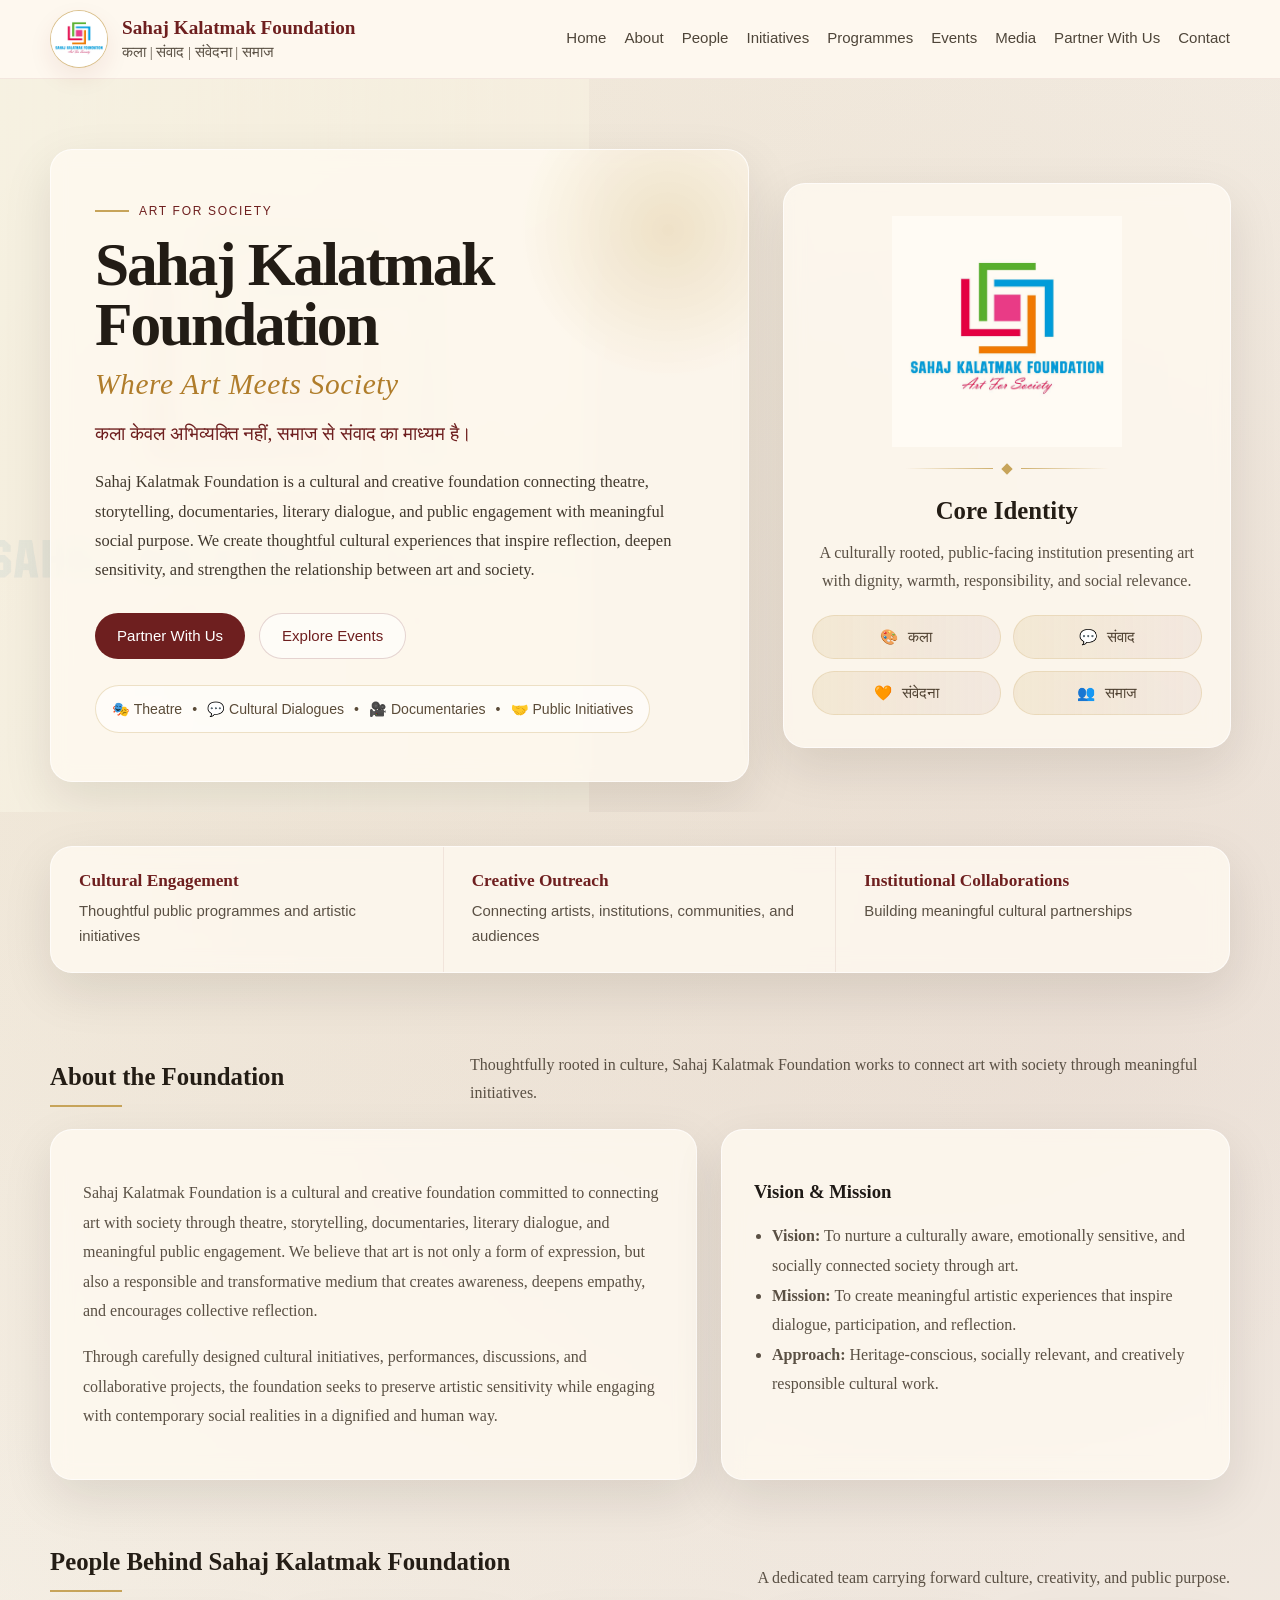
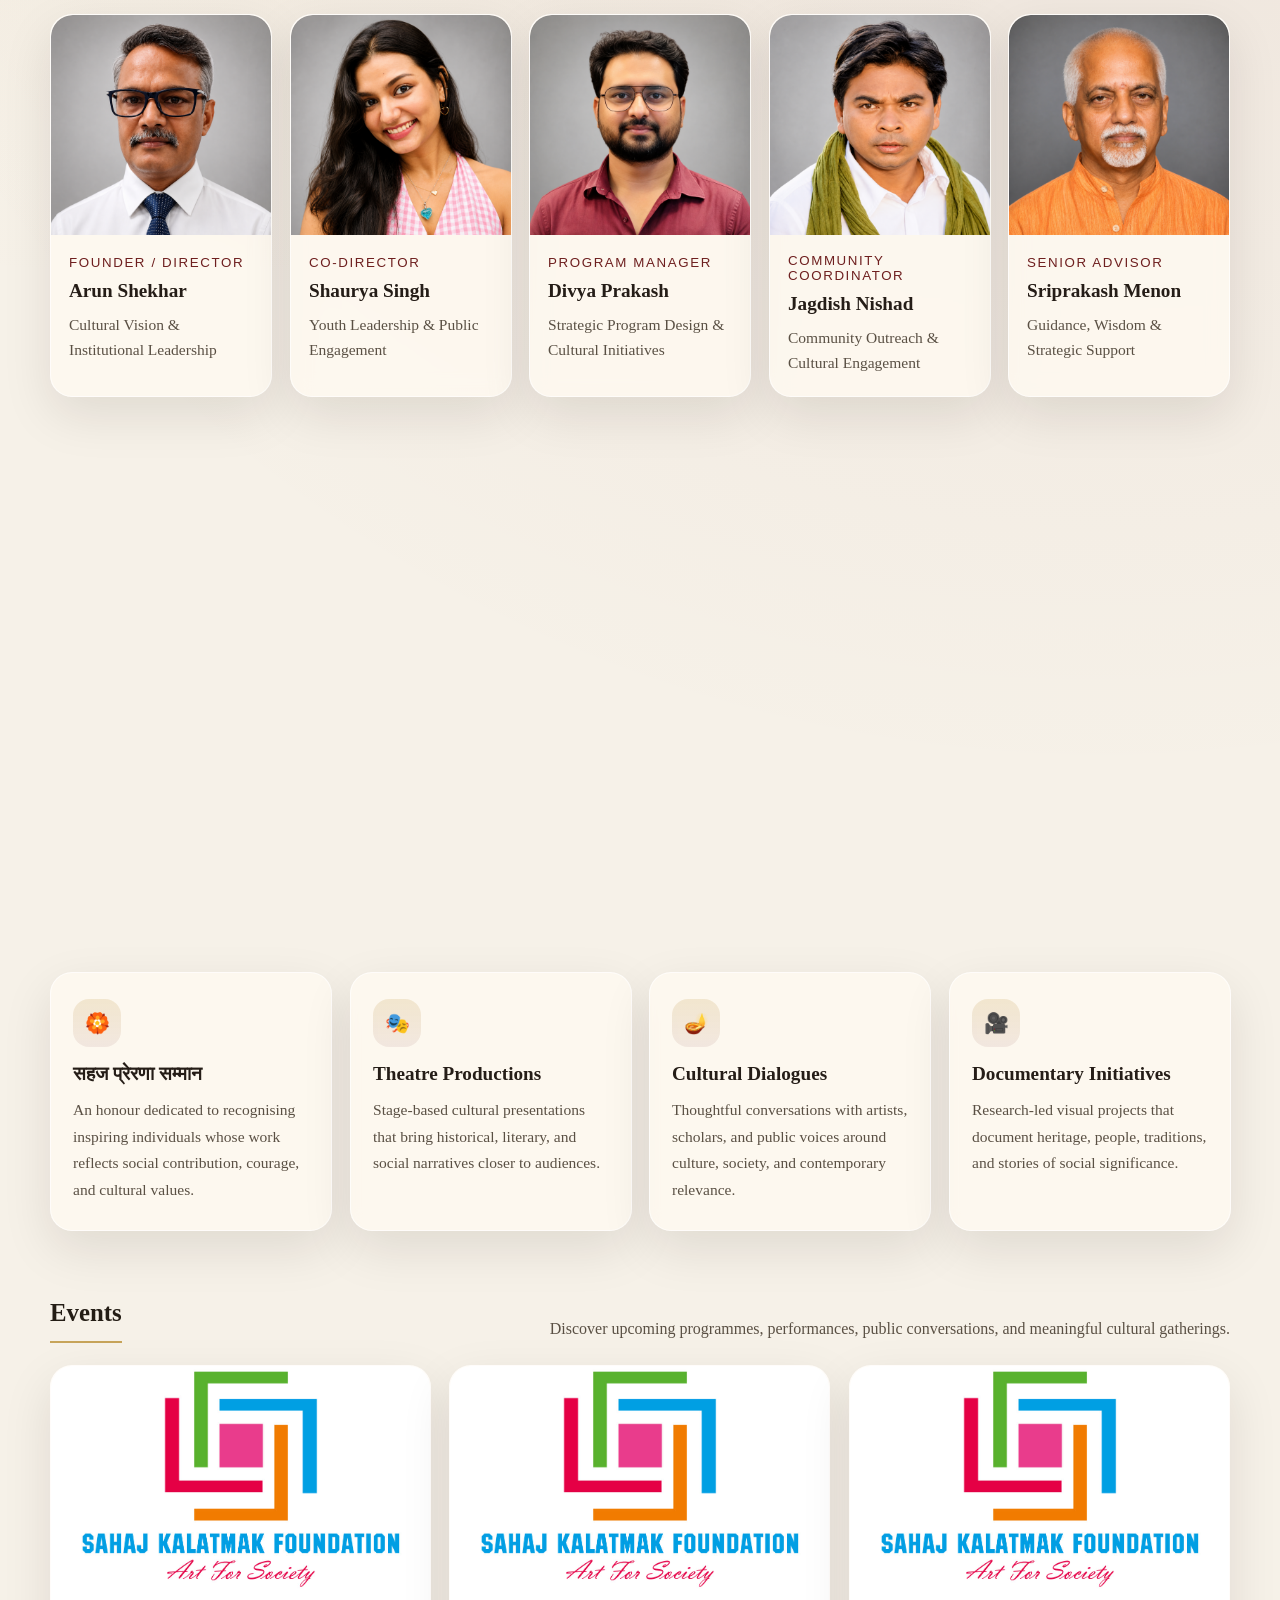
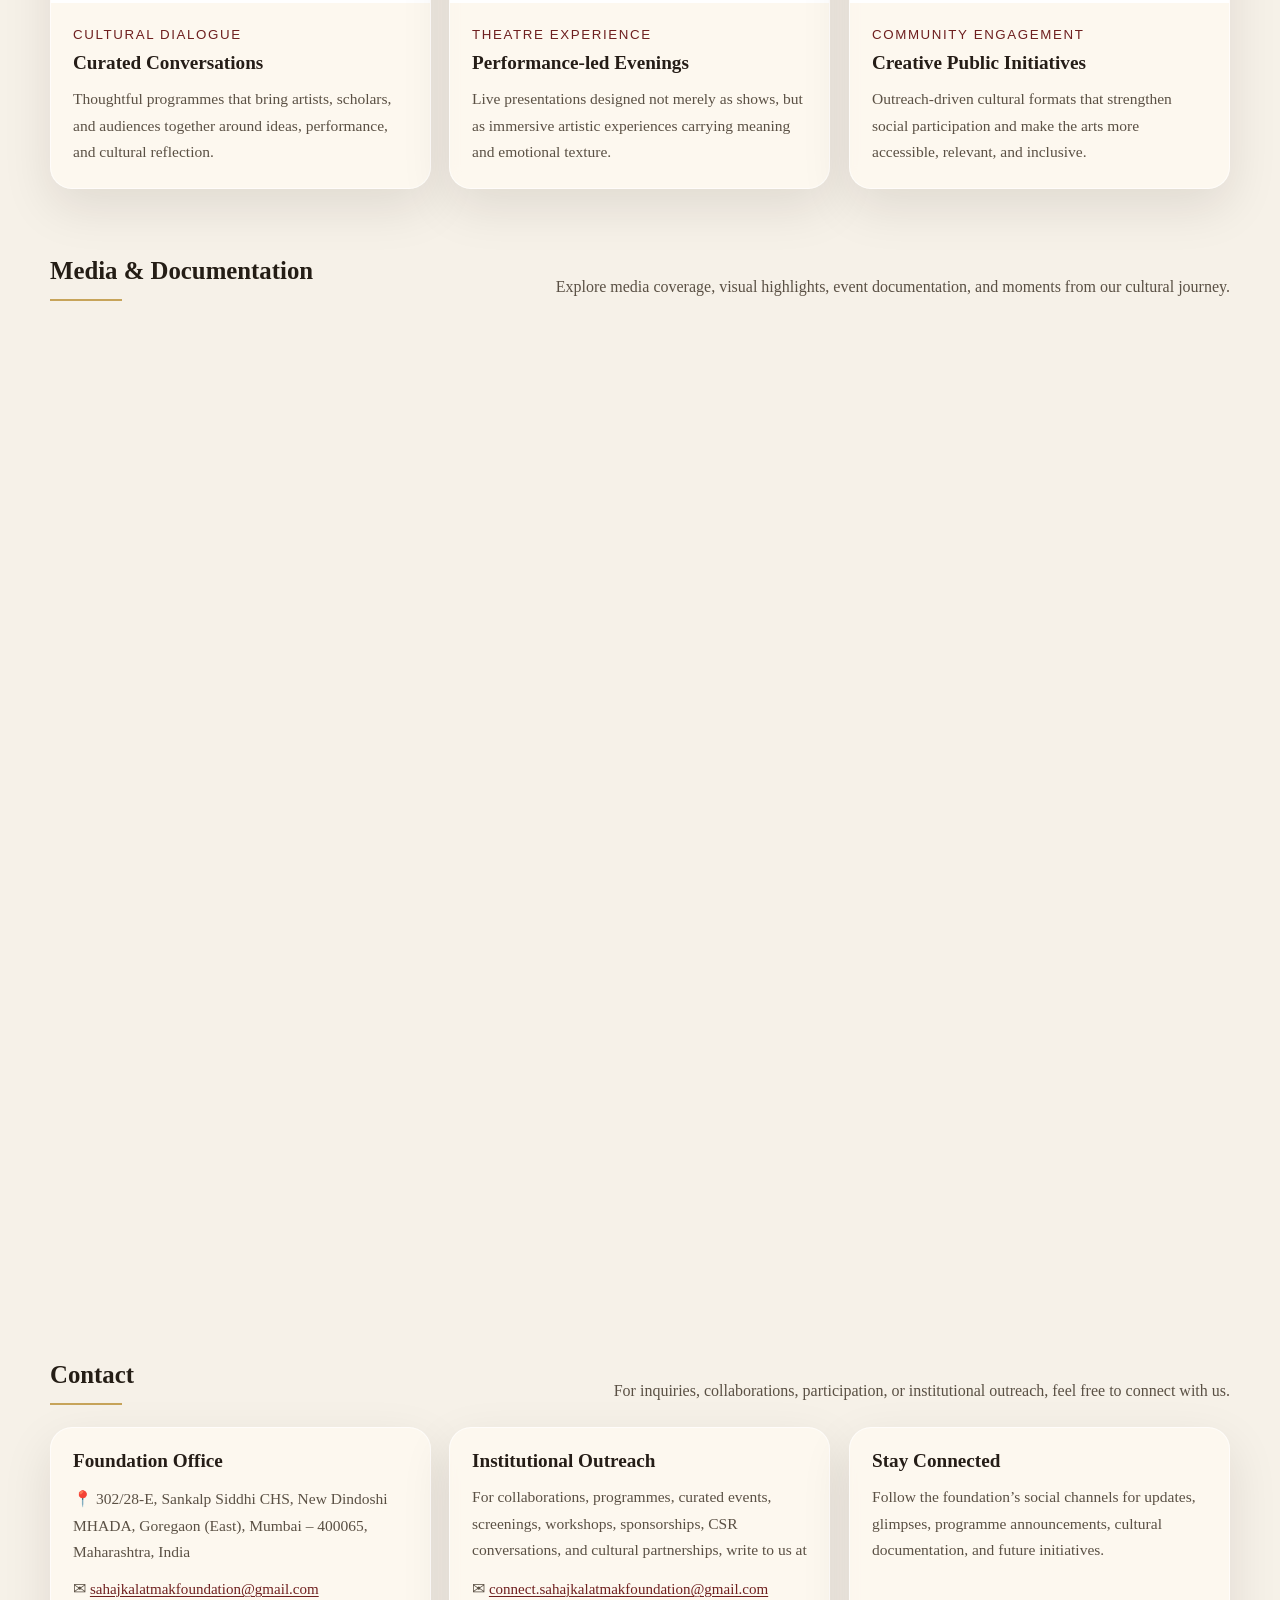
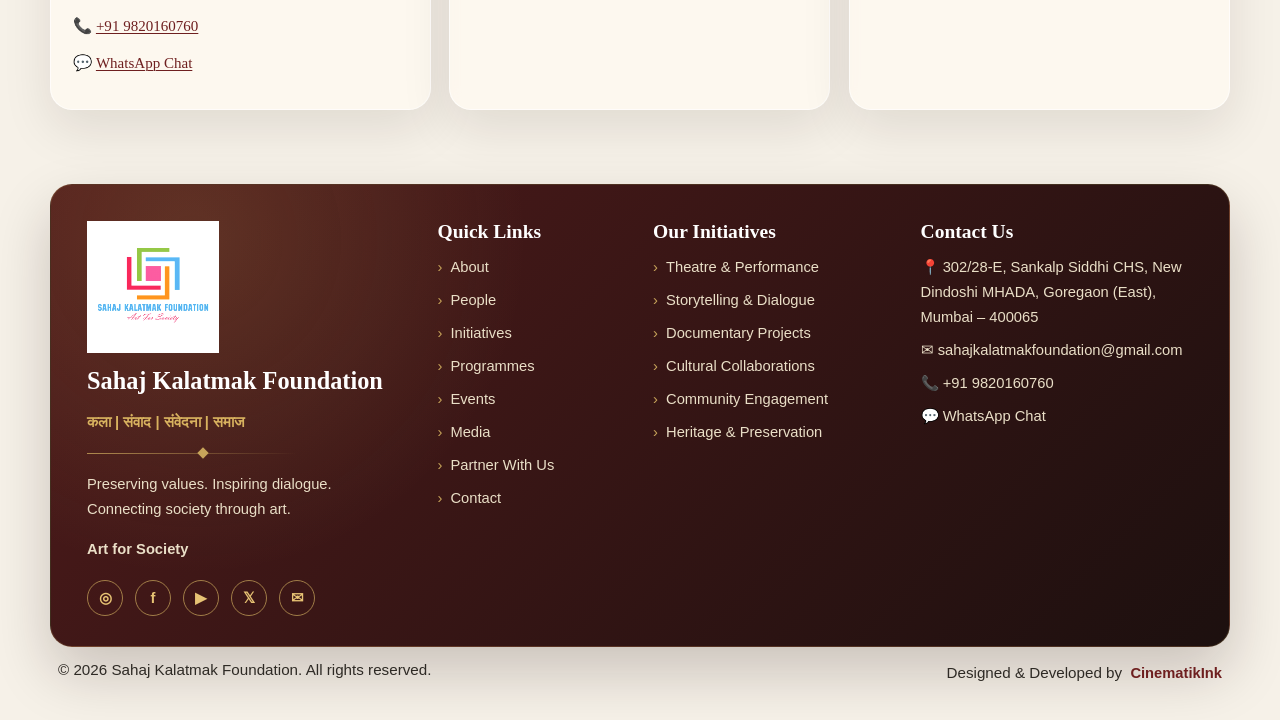
<file: index.html>
<!DOCTYPE html>
<html lang="en">
<head>
  <meta charset="UTF-8" />
  <meta name="viewport" content="width=device-width, initial-scale=1.0" />

  <title>Sahaj Kalatmak Foundation | Art for Society</title>
  <meta
    name="description"
    content="Sahaj Kalatmak Foundation is a cultural and creative foundation connecting art with society through theatre, storytelling, documentaries, dialogue, and meaningful public engagement."
  />

  <link rel="icon" type="image/png" href="assets/images/common/favicon.png" />
  <link rel="stylesheet" href="assets/css/variables.css" />
  <link rel="stylesheet" href="assets/css/style.css" />
  <link rel="stylesheet" href="assets/css/responsive.css" />
</head>

<body>
  <header class="site-header">
    <div class="wrap nav">
      <a href="index.html" class="brand" aria-label="Sahaj Kalatmak Foundation Home">
        <div class="brand__logo">
          <img src="assets/images/logo/sahaj-logo.jpg" alt="Sahaj Kalatmak Foundation logo" />
        </div>
        <div class="brand__text">
          <h1>Sahaj Kalatmak Foundation</h1>
          <p>कला | संवाद | संवेदना | समाज</p>
        </div>
      </a>

      <button class="nav-toggle" type="button" aria-label="Open navigation menu" aria-expanded="false">
        <span></span>
        <span></span>
        <span></span>
      </button>

      <nav class="nav__menu" aria-label="Primary navigation">
        <a href="#home">Home</a>
        <a href="#about">About</a>
        <a href="#people">People</a>
        <a href="#initiatives">Initiatives</a>
        <a href="#signature-programmes">Programmes</a>
        <a href="#events">Events</a>
        <a href="#media">Media</a>
        <a href="#collaborate">Partner With Us</a>
        <a href="#contact">Contact</a>
      </nav>
    </div>
  </header>

  <main>
    <section class="hero" id="home">
      <div class="wrap hero__grid">
        <div class="card hero__content">
          <div class="eyebrow">Art for Society</div>
          <h2>Sahaj Kalatmak Foundation</h2>
          <p class="hero-kicker">Where Art Meets Society</p>
          <p class="hero__subtitle">कला केवल अभिव्यक्ति नहीं, समाज से संवाद का माध्यम है।</p>

          <p class="hero__intro">
            Sahaj Kalatmak Foundation is a cultural and creative foundation connecting theatre,
            storytelling, documentaries, literary dialogue, and public engagement with meaningful
            social purpose. We create thoughtful cultural experiences that inspire reflection,
            deepen sensitivity, and strengthen the relationship between art and society.
          </p>

          <div class="button-row">
            <a class="btn btn--primary" href="#collaborate">Partner With Us</a>
            <a class="btn btn--secondary" href="#events">Explore Events</a>
          </div>

          <div class="trust-bar">
            <span>🎭 Theatre</span>
            <span>•</span>
            <span>💬 Cultural Dialogues</span>
            <span>•</span>
            <span>🎥 Documentaries</span>
            <span>•</span>
            <span>🤝 Public Initiatives</span>
          </div>
        </div>

        <aside class="card panel identity-panel">
          <div class="identity-logo">
            <img src="assets/images/logo/sahaj-logo.jpg" alt="Sahaj Kalatmak Foundation logo" />
          </div>

          <div class="ornament-line"><span></span></div>

          <h3>Core Identity</h3>
          <p>
            A culturally rooted, public-facing institution presenting art with dignity,
            warmth, responsibility, and social relevance.
          </p>

          <div class="value-list value-list--chips">
            <div class="value-pill"><span>🎨</span> कला</div>
            <div class="value-pill"><span>💬</span> संवाद</div>
            <div class="value-pill"><span>🧡</span> संवेदना</div>
            <div class="value-pill"><span>👥</span> समाज</div>
          </div>
        </aside>
      </div>
    </section>

    <section class="section impact-section">
      <div class="wrap">
        <div class="impact-strip card">
          <div>
            <strong>Cultural Engagement</strong>
            <span>Thoughtful public programmes and artistic initiatives</span>
          </div>
          <div>
            <strong>Creative Outreach</strong>
            <span>Connecting artists, institutions, communities, and audiences</span>
          </div>
          <div>
            <strong>Institutional Collaborations</strong>
            <span>Building meaningful cultural partnerships</span>
          </div>
        </div>
      </div>
    </section>

    <section class="section" id="about">
      <div class="wrap">
        <div class="section__head">
          <div>
            <h3>About the Foundation</h3>
            <div class="divider"></div>
          </div>
          <p>
            Thoughtfully rooted in culture, Sahaj Kalatmak Foundation works to connect art with society through meaningful initiatives.
          </p>
        </div>

        <div class="grid-2">
          <div class="card about-card">
            <p>
              Sahaj Kalatmak Foundation is a cultural and creative foundation committed to connecting art
              with society through theatre, storytelling, documentaries, literary dialogue, and meaningful public engagement.
              We believe that art is not only a form of expression, but also a responsible and transformative medium
              that creates awareness, deepens empathy, and encourages collective reflection.
            </p>

            <p>
              Through carefully designed cultural initiatives, performances, discussions, and collaborative projects,
              the foundation seeks to preserve artistic sensitivity while engaging with contemporary social realities
              in a dignified and human way.
            </p>
          </div>

          <div class="card side-card">
            <h3>Vision &amp; Mission</h3>
            <ul>
              <li><strong>Vision:</strong> To nurture a culturally aware, emotionally sensitive, and socially connected society through art.</li>
              <li><strong>Mission:</strong> To create meaningful artistic experiences that inspire dialogue, participation, and reflection.</li>
              <li><strong>Approach:</strong> Heritage-conscious, socially relevant, and creatively responsible cultural work.</li>
            </ul>
          </div>
        </div>
      </div>
    </section>

    <section class="section" id="people">
      <div class="wrap">
        <div class="section__head">
          <div>
            <h3>People Behind Sahaj Kalatmak Foundation</h3>
            <div class="divider"></div>
          </div>
          <p>A dedicated team carrying forward culture, creativity, and public purpose.</p>
        </div>

        <div class="people-row">
          <a href="people.html#arun-shekhar" class="card content-card" aria-label="Read about Arun Shekhar">
            <div class="content-card__thumb" style="background-image:url('assets/images/people/peopleImage1.png');"></div>
            <div class="content-card__body">
              <small>Founder / Director</small>
              <h4>Arun Shekhar</h4>
              <p>Cultural Vision &amp; Institutional Leadership</p>
            </div>
          </a>

          <a href="people.html#shaurya-singh" class="card content-card" aria-label="Read about Shaurya Singh">
            <div class="content-card__thumb" style="background-image:url('assets/images/people/peopleImage2.png');"></div>
            <div class="content-card__body">
              <small>Co-Director</small>
              <h4>Shaurya Singh</h4>
              <p>Youth Leadership &amp; Public Engagement</p>
            </div>
          </a>

          <a href="people.html#divya-prakash" class="card content-card" aria-label="Read about Divya Prakash">
            <div class="content-card__thumb" style="background-image:url('assets/images/people/peopleImage3.png');"></div>
            <div class="content-card__body">
              <small>Program Manager</small>
              <h4>Divya Prakash</h4>
              <p>Strategic Program Design &amp; Cultural Initiatives</p>
            </div>
          </a>

          <a href="people.html#jagdish-nishad" class="card content-card" aria-label="Read about Jagdish Nishad">
            <div class="content-card__thumb" style="background-image:url('assets/images/people/peopleImage4.png');"></div>
            <div class="content-card__body">
              <small>Community Coordinator</small>
              <h4>Jagdish Nishad</h4>
              <p>Community Outreach &amp; Cultural Engagement</p>
            </div>
          </a>

          <a href="people.html#sriprakash-menon" class="card content-card" aria-label="Read about Sriprakash Menon">
            <div class="content-card__thumb" style="background-image:url('assets/images/people/peopleImage5.png');"></div>
            <div class="content-card__body">
              <small>Senior Advisor</small>
              <h4>Sriprakash Menon</h4>
              <p>Guidance, Wisdom &amp; Strategic Support</p>
            </div>
          </a>
        </div>
      </div>
    </section>

    <section class="section" id="initiatives">
      <div class="wrap">
        <div class="section__head">
          <div>
            <h3>Initiatives</h3>
            <div class="divider"></div>
          </div>
          <p>
            Our initiatives bring together art, dialogue, performance, and cultural engagement through thoughtfully designed programmes.
          </p>
        </div>

        <div class="grid-4">
          <article class="card feature-card">
            <div class="feature-card__icon">🎭</div>
            <h4>Theatre &amp; Performance</h4>
            <p>Stage presentations, dramatic interpretations, and performance-led cultural experiences rooted in artistic depth and public engagement.</p>
          </article>

          <article class="card feature-card">
            <div class="feature-card__icon">📚</div>
            <h4>Storytelling &amp; Literary Dialogue</h4>
            <p>Dialogues, readings, conversations, and literary gatherings that connect audiences with thought, language, and emotional resonance.</p>
          </article>

          <article class="card feature-card">
            <div class="feature-card__icon">🎬</div>
            <h4>Documentary Projects</h4>
            <p>Research-based visual storytelling that preserves heritage, documents voices, and brings socially meaningful narratives into public view.</p>
          </article>

          <article class="card feature-card">
            <div class="feature-card__icon">🤝</div>
            <h4>Cultural Collaborations</h4>
            <p>Partnerships with artists, institutions, communities, and educational bodies to build shared creative platforms and socially relevant programming.</p>
          </article>
        </div>
      </div>
    </section>

    <section class="section" id="signature-programmes">
      <div class="wrap">
        <div class="section__head">
          <div>
            <h3>Signature Programmes</h3>
            <div class="divider"></div>
          </div>
          <p>
            Programmes that reflect our commitment to culture, heritage, public dialogue, and meaningful artistic expression.
          </p>
        </div>

        <div class="grid-4">
          <article class="card feature-card">
            <div class="feature-card__icon">🏵️</div>
            <h4>सहज प्रेरणा सम्मान</h4>
            <p>An honour dedicated to recognising inspiring individuals whose work reflects social contribution, courage, and cultural values.</p>
          </article>

          <article class="card feature-card">
            <div class="feature-card__icon">🎭</div>
            <h4>Theatre Productions</h4>
            <p>Stage-based cultural presentations that bring historical, literary, and social narratives closer to audiences.</p>
          </article>

          <article class="card feature-card">
            <div class="feature-card__icon">🪔</div>
            <h4>Cultural Dialogues</h4>
            <p>Thoughtful conversations with artists, scholars, and public voices around culture, society, and contemporary relevance.</p>
          </article>

          <article class="card feature-card">
            <div class="feature-card__icon">🎥</div>
            <h4>Documentary Initiatives</h4>
            <p>Research-led visual projects that document heritage, people, traditions, and stories of social significance.</p>
          </article>
        </div>
      </div>
    </section>

    <section class="section" id="events">
      <div class="wrap">
        <div class="section__head">
          <div>
            <h3>Events</h3>
            <div class="divider"></div>
          </div>
          <p>
            Discover upcoming programmes, performances, public conversations, and meaningful cultural gatherings.
          </p>
        </div>

        <div class="grid-3">
          <article class="card content-card">
            <div class="content-card__thumb" style="background-image:url('assets/images/events/event-01.jpg');"></div>
            <div class="content-card__body">
              <small>Cultural Dialogue</small>
              <h4>Curated Conversations</h4>
              <p>Thoughtful programmes that bring artists, scholars, and audiences together around ideas, performance, and cultural reflection.</p>
            </div>
          </article>

          <article class="card content-card">
            <div class="content-card__thumb" style="background-image:url('assets/images/events/event-02.jpg');"></div>
            <div class="content-card__body">
              <small>Theatre Experience</small>
              <h4>Performance-led Evenings</h4>
              <p>Live presentations designed not merely as shows, but as immersive artistic experiences carrying meaning and emotional texture.</p>
            </div>
          </article>

          <article class="card content-card">
            <div class="content-card__thumb" style="background-image:url('assets/images/events/event-03.jpg');"></div>
            <div class="content-card__body">
              <small>Community Engagement</small>
              <h4>Creative Public Initiatives</h4>
              <p>Outreach-driven cultural formats that strengthen social participation and make the arts more accessible, relevant, and inclusive.</p>
            </div>
          </article>
        </div>
      </div>
    </section>

    <section class="section" id="media">
      <div class="wrap">
        <div class="section__head">
          <div>
            <h3>Media &amp; Documentation</h3>
            <div class="divider"></div>
          </div>
          <p>
            Explore media coverage, visual highlights, event documentation, and moments from our cultural journey.
          </p>
        </div>

        <div class="grid-3">
          <article class="card content-card">
            <div class="content-card__thumb" style="background-image:url('assets/images/media/media-01.jpg');"></div>
            <div class="content-card__body">
              <small>Photo Archive</small>
              <h4>Visual Glimpses</h4>
              <p>Selected photographs that document the atmosphere, seriousness, and aesthetic identity of the foundation’s work.</p>
            </div>
          </article>

          <article class="card content-card">
            <div class="content-card__thumb" style="background-image:url('assets/images/media/media-02.jpg');"></div>
            <div class="content-card__body">
              <small>Coverage</small>
              <h4>Press &amp; Mentions</h4>
              <p>Media references, announcements, cultural notes, and published documentation that strengthen public trust.</p>
            </div>
          </article>

          <article class="card content-card">
            <div class="content-card__thumb" style="background-image:url('assets/images/media/media-03.jpg');"></div>
            <div class="content-card__body">
              <small>Screen Work</small>
              <h4>Documentary Presence</h4>
              <p>Shorts, documentary material, and visual narratives that reflect the foundation’s research-based and culturally thoughtful work.</p>
            </div>
          </article>
        </div>

        <div class="quote-band">
          <p>“Where art is treated with dignity, society receives not just performance, but reflection.”</p>
        </div>
      </div>
    </section>

    <section class="section" id="collaborate">
      <div class="wrap">
        <div class="section__head">
          <div>
            <h3>Partner With Us</h3>
            <div class="divider"></div>
          </div>
          <p>
            Meaningful cultural work grows through collaboration with institutions, artists, educators, communities, sponsors, and thoughtful partners.
          </p>
        </div>

        <article class="card content-card">
          <div class="content-card__body">
            <h4>Let us build meaningful cultural work together</h4>

            <p>
              Sahaj Kalatmak Foundation collaborates with schools, colleges, artists, researchers,
              cultural institutions, social organisations, public bodies, and CSR partners interested in using art
              as a medium of dialogue, heritage preservation, and community connection.
            </p>

            <p>
              Partnerships may include curated events, theatrical initiatives, documentary projects, literary programmes,
              workshops, heritage-based projects, public conversations, cultural outreach, and socially engaged creative formats.
            </p>

            <div class="button-row">
              <a class="btn btn--primary" href="#contact">Start a Conversation</a>
              <a class="btn btn--secondary" href="#media">View Institutional Presence</a>
            </div>
          </div>
        </article>
      </div>
    </section>

    <section class="section" id="contact">
      <div class="wrap">
        <div class="section__head">
          <div>
            <h3>Contact</h3>
            <div class="divider"></div>
          </div>

          <p>
            For inquiries, collaborations, participation, or institutional outreach, feel free to connect with us.
          </p>
        </div>

        <div class="grid-3">
          <article class="card content-card">
            <div class="content-card__body">
              <h4>Foundation Office</h4>

              <ul class="contact-list">
                <li>📍 302/28-E, Sankalp Siddhi CHS, New Dindoshi MHADA, Goregaon (East), Mumbai – 400065, Maharashtra, India</li>
                <li>
                  ✉
                  <a href="mailto:sahajkalatmakfoundation@gmail.com" class="email-link">
                    sahajkalatmakfoundation@gmail.com
                  </a>
                </li>
                <li>
                  📞
                  <a href="tel:+919820160760" class="contact-link">
                    +91 9820160760
                  </a>
                </li>
                <li>
                  💬
                  <a href="https://wa.me/919820160760" target="_blank" rel="noopener noreferrer" class="contact-link">
                    WhatsApp Chat
                  </a>
                </li>
              </ul>
            </div>
          </article>

          <article class="card content-card">
            <div class="content-card__body">
              <h4>Institutional Outreach</h4>

              <p>
                For collaborations, programmes, curated events, screenings, workshops,
                sponsorships, CSR conversations, and cultural partnerships, write to us at
              </p>

              <p>
                ✉
                <a href="mailto:connect.sahajkalatmakfoundation@gmail.com" class="email-link">
                  connect.sahajkalatmakfoundation@gmail.com
                </a>
              </p>
            </div>
          </article>

          <article class="card content-card">
            <div class="content-card__body">
              <h4>Stay Connected</h4>

              <p>
                Follow the foundation’s social channels for updates, glimpses,
                programme announcements, cultural documentation, and future initiatives.
              </p>
            </div>
          </article>
        </div>
      </div>
    </section>
  </main>

  <footer class="footer">
    <div class="wrap">
      <div class="footer__grid card">
        <div class="footer-brand-block">
          <div class="footer-logo-row">
            <img src="assets/images/logo/sahaj-logo.jpg" alt="Sahaj Kalatmak Foundation logo" />
          </div>
          <h4>Sahaj Kalatmak Foundation</h4>
          <p class="footer-tagline">कला | संवाद | संवेदना | समाज</p>
          <div class="footer-ornament"></div>
          <p>Preserving values. Inspiring dialogue. Connecting society through art.</p>
          <p><strong>Art for Society</strong></p>

          <div class="footer-social-icons" aria-label="Social links">
            <a href="https://www.instagram.com/sahajkalatmakfoundation" target="_blank" rel="noopener noreferrer" aria-label="Instagram">◎</a>
            <a href="https://www.facebook.com/sahajkalatmakfoundation" target="_blank" rel="noopener noreferrer" aria-label="Facebook">f</a>
            <a href="https://youtube.com/@sahajkalatmakfoundation" target="_blank" rel="noopener noreferrer" aria-label="YouTube">▶</a>
            <a href="https://x.com/SahajKalatmak" target="_blank" rel="noopener noreferrer" aria-label="Twitter X">𝕏</a>
            <a href="mailto:connect.sahajkalatmakfoundation@gmail.com" aria-label="Email">✉</a>
          </div>
        </div>

        <div>
          <h4>Quick Links</h4>
          <ul class="footer__list">
            <li><a href="#about">About</a></li>
            <li><a href="#people">People</a></li>
            <li><a href="#initiatives">Initiatives</a></li>
            <li><a href="#signature-programmes">Programmes</a></li>
            <li><a href="#events">Events</a></li>
            <li><a href="#media">Media</a></li>
            <li><a href="#collaborate">Partner With Us</a></li>
            <li><a href="#contact">Contact</a></li>
          </ul>
        </div>

        <div>
          <h4>Our Initiatives</h4>
          <ul class="footer__list">
            <li>Theatre &amp; Performance</li>
            <li>Storytelling &amp; Dialogue</li>
            <li>Documentary Projects</li>
            <li>Cultural Collaborations</li>
            <li>Community Engagement</li>
            <li>Heritage &amp; Preservation</li>
          </ul>
        </div>

        <div>
          <h4>Contact Us</h4>
          <ul class="footer__list footer-contact-list">
            <li>📍 302/28-E, Sankalp Siddhi CHS, New Dindoshi MHADA, Goregaon (East), Mumbai – 400065</li>
            <li><a href="mailto:sahajkalatmakfoundation@gmail.com">✉ sahajkalatmakfoundation@gmail.com</a></li>
            <li><a href="tel:+919820160760">📞 +91 9820160760</a></li>
            <li><a href="https://wa.me/919820160760" target="_blank" rel="noopener noreferrer">💬 WhatsApp Chat</a></li>
          </ul>
        </div>
      </div>

      <div class="footer-bottom">
        <div class="copyright">
          © <span data-year></span> Sahaj Kalatmak Foundation. All rights reserved.
        </div>
        <div class="developer-credit">
          Designed &amp; Developed by
          <a href="https://instagram.com/cinematikink" target="_blank" class="dev-name" rel="noopener noreferrer">CinematikInk</a>
        </div>
      </div>
    </div>
  </footer>

  <script src="assets/js/main.js"></script>
</body>
</html>
</file>
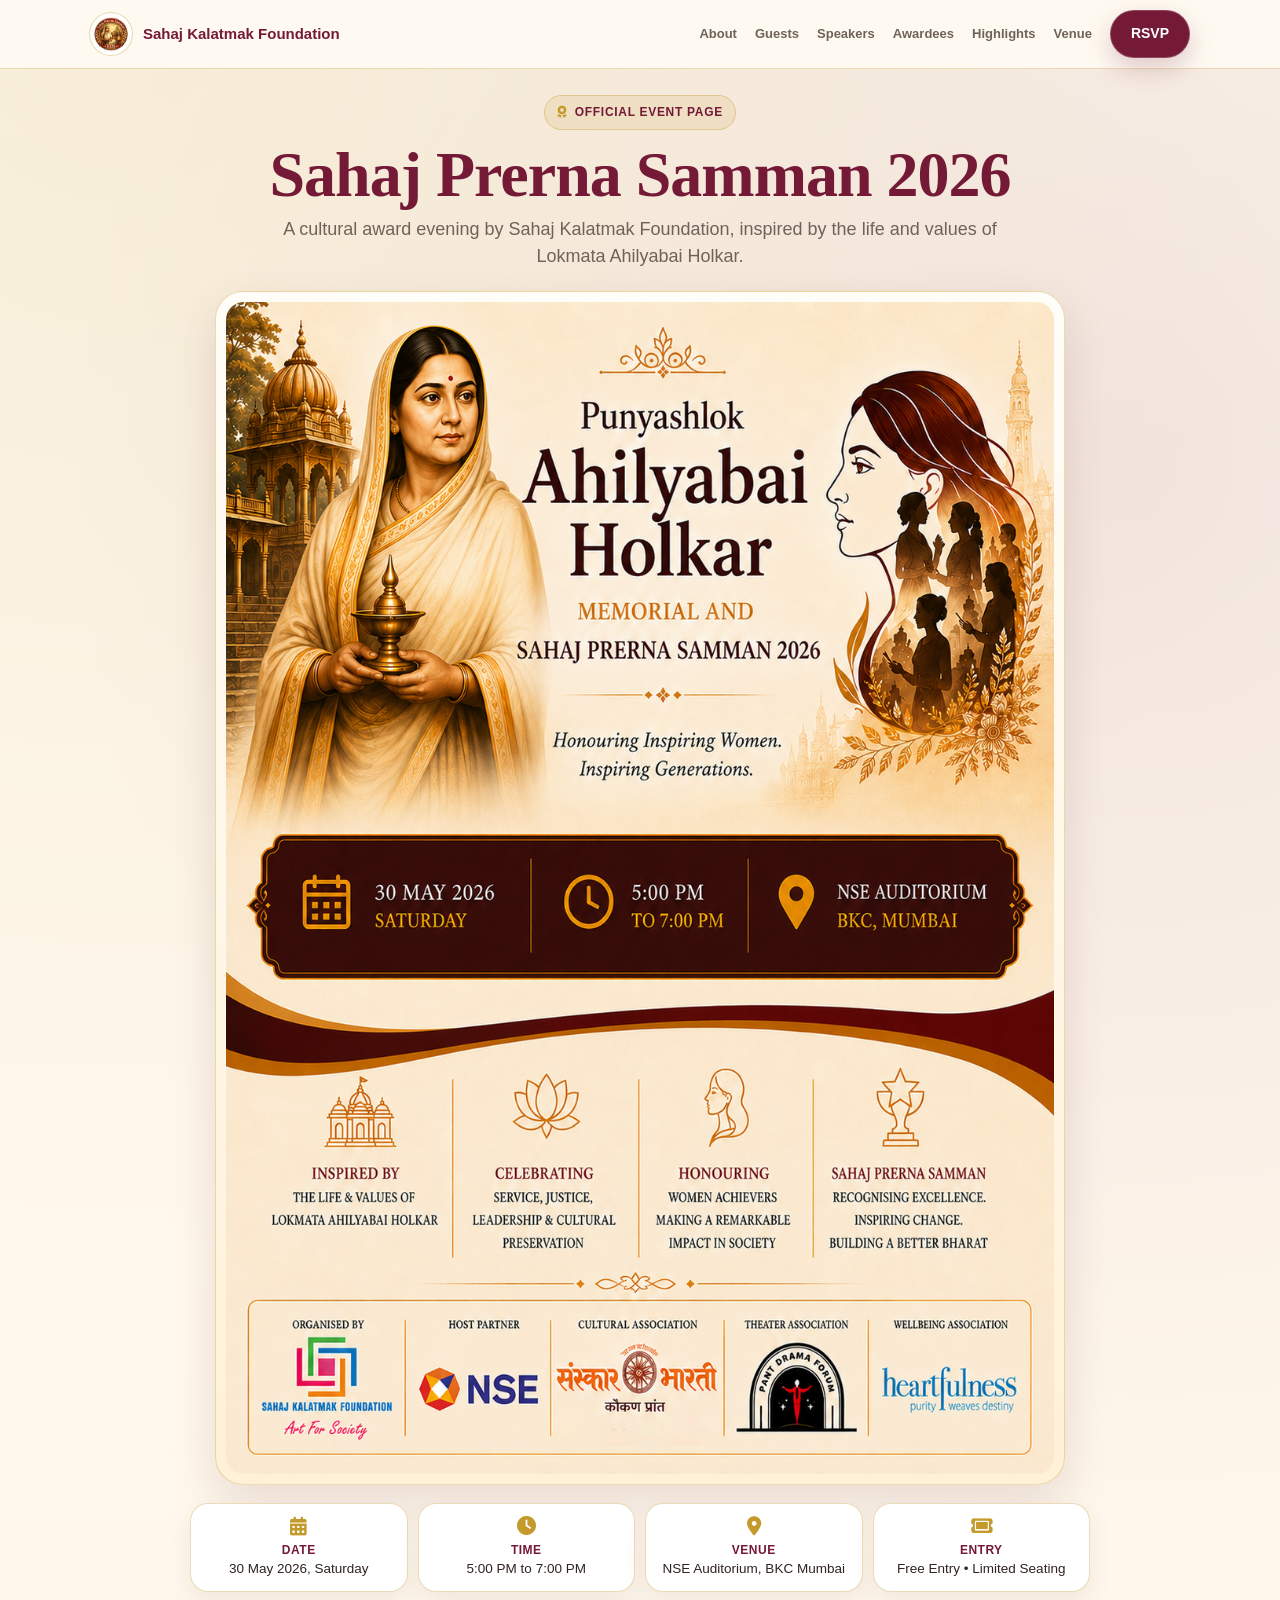
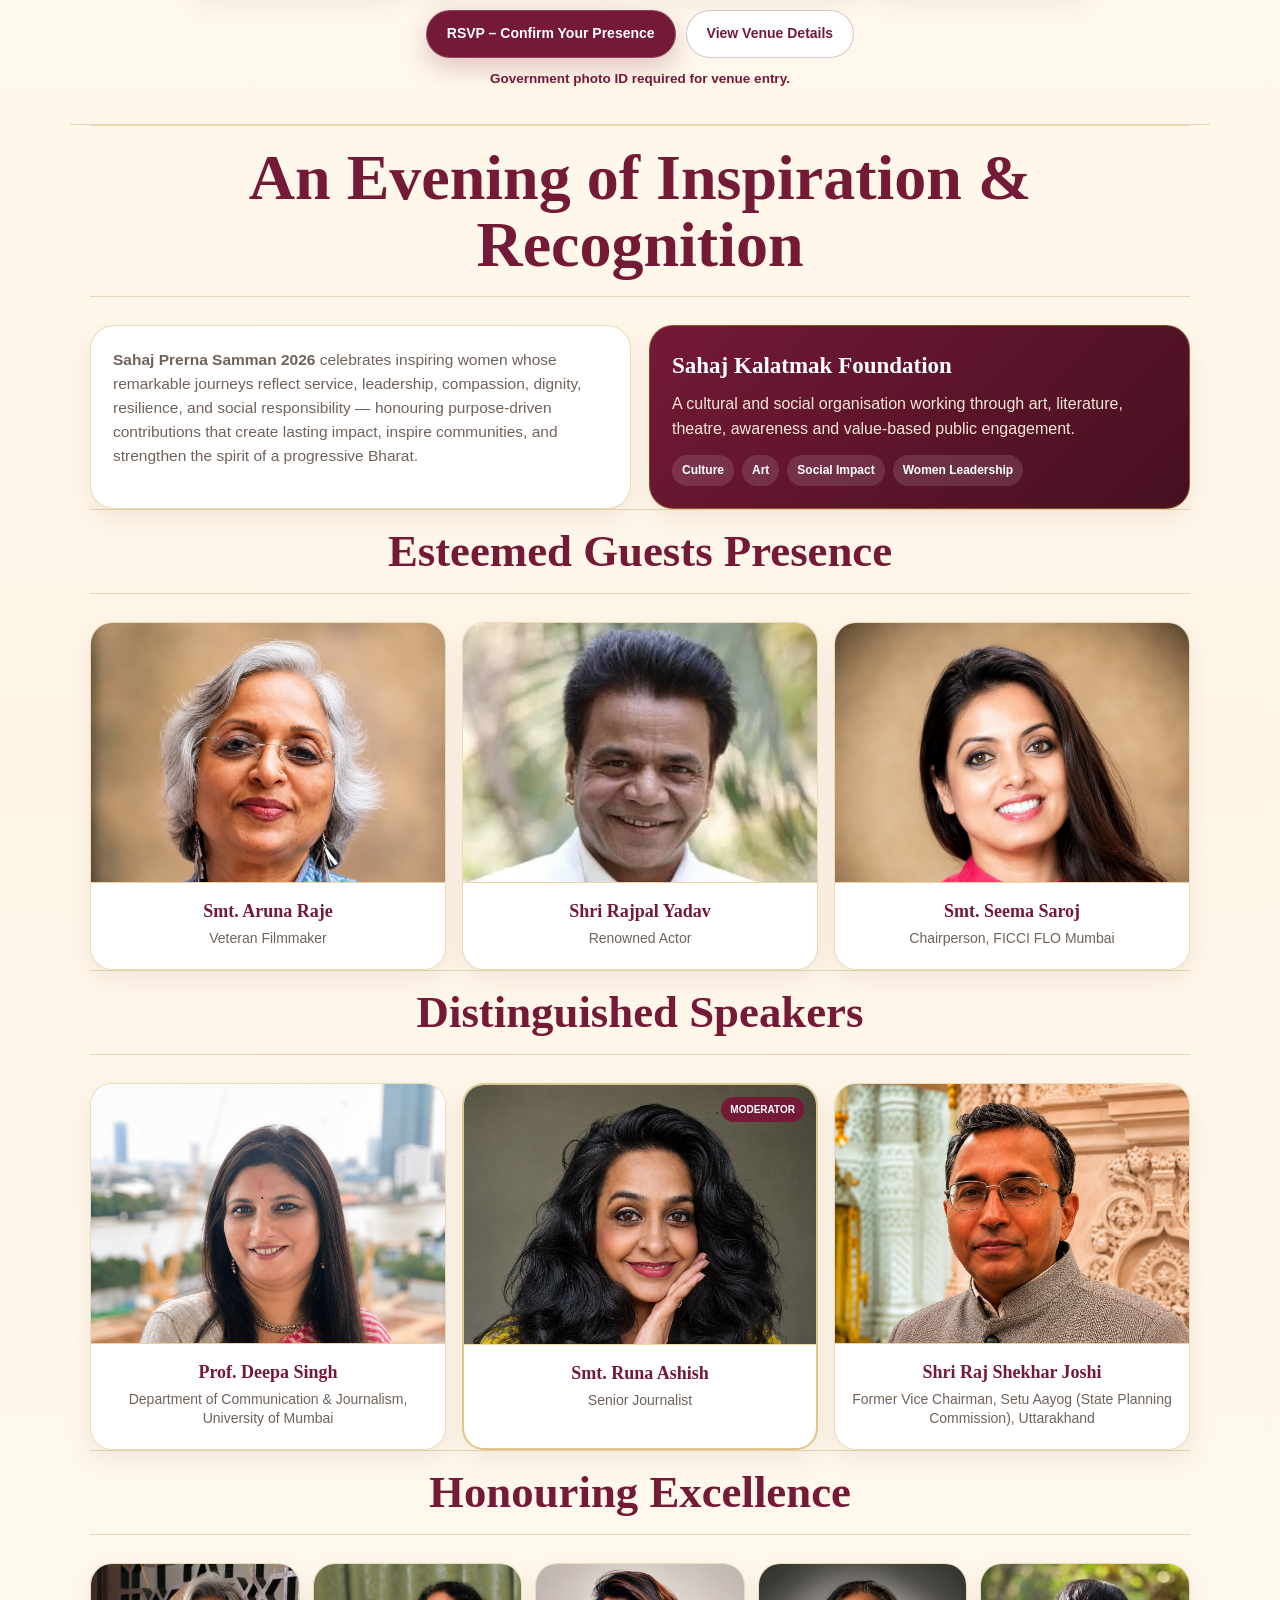
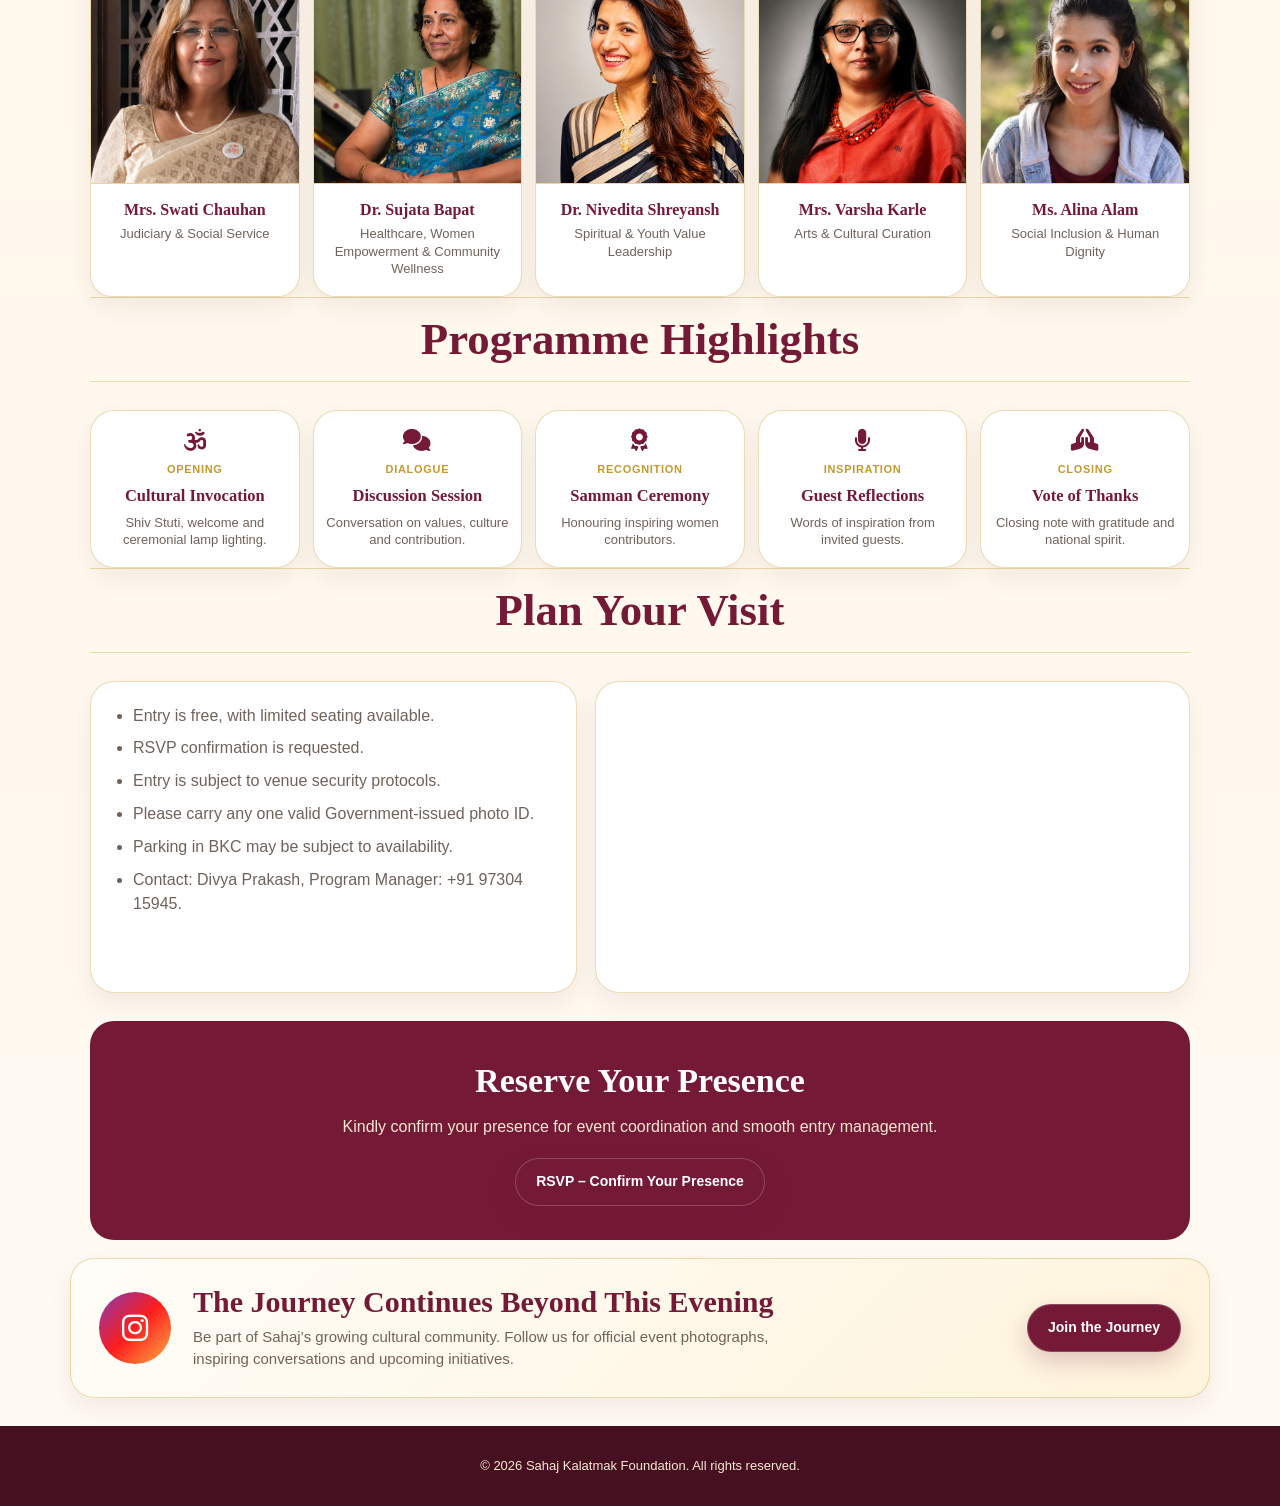
<file: sahajprernasamman2026/index.html>
<!DOCTYPE html>
<html lang="en">
<head>
  <meta charset="UTF-8" />
  <meta name="viewport" content="width=device-width, initial-scale=1.0" />
  <title>Sahaj Prerna Samman 2026 | Sahaj Kalatmak Foundation</title>
  <meta name="description" content="Official event information page for Sahaj Prerna Samman 2026 by Sahaj Kalatmak Foundation at NSE Auditorium, BKC Mumbai." />

  <link rel="preconnect" href="https://cdnjs.cloudflare.com" />
  <link rel="stylesheet" href="https://cdnjs.cloudflare.com/ajax/libs/font-awesome/6.5.0/css/all.min.css" />

  <style>
    :root{
      --cream:#fff8ec;
      --ivory:#fffdf8;
      --paper:#fffaf1;
      --maroon:#741936;
      --deep:#461020;
      --gold:#c49a2c;
      --gold-soft:#f2dfb2;
      --text:#2f241f;
      --muted:#706259;
      --line:rgba(196,154,44,.34);
      --shadow:0 18px 46px rgba(70,16,32,.12);
      --soft-shadow:0 10px 26px rgba(70,16,32,.07);
    }

    *{box-sizing:border-box}

    html{scroll-behavior:smooth}

    body{
      margin:0;
      font-family:Inter,Arial,sans-serif;
      color:var(--text);
      background:
        radial-gradient(circle at 10% 0%,rgba(196,154,44,.14),transparent 26%),
        radial-gradient(circle at 90% 10%,rgba(116,25,54,.09),transparent 25%),
        linear-gradient(180deg,#fffaf2 0%,#fff6e8 50%,#fffaf3 100%);
      line-height:1.55;
    }

    a{text-decoration:none;color:inherit}

    .container{max-width:1140px;margin:0 auto;padding:0 20px}

    .topbar{
      position:sticky;
      top:0;
      z-index:50;
      background:rgba(255,250,242,.96);
      backdrop-filter:blur(14px);
      border-bottom:1px solid var(--line);
    }

    .nav{
      min-height:68px;
      display:flex;
      align-items:center;
      justify-content:space-between;
      gap:18px;
      max-width:1140px;
      margin:0 auto;
      padding:8px 20px;
      position:relative;
    }

    .brand{
      display:flex;
      align-items:center;
      gap:11px;
      color:var(--maroon);
      font-weight:800;
      font-size:15px;
      white-space:nowrap;
    }

    .brand-logo{
      width:42px;
      height:42px;
      border-radius:50%;
      object-fit:contain;
      background:#fff;
      padding:4px;
      box-shadow:0 0 0 1px var(--line);
    }

    .nav-links{
      display:flex;
      align-items:center;
      gap:18px;
      font-size:13px;
      font-weight:700;
      color:var(--muted);
    }

    .nav-links a:hover{color:var(--maroon)}

    .nav-toggle,.hamburger{display:none}

    .btn{
      display:inline-flex;
      align-items:center;
      justify-content:center;
      gap:8px;
      padding:12px 20px;
      border-radius:999px;
      background:var(--maroon);
      color:#fff!important;
      font-weight:800;
      font-size:14px;
      border:1px solid rgba(255,255,255,.20);
      box-shadow:0 10px 24px rgba(116,25,54,.22);
    }

    .btn.secondary{
      background:#fff;
      color:var(--maroon)!important;
      border:1px solid rgba(116,25,54,.25);
      box-shadow:none;
    }

    .hero{
      padding:26px 0 34px;
      border-bottom:1px solid var(--line);
    }

    .hero-intro{
      text-align:center;
      max-width:850px;
      margin:0 auto 20px;
    }

    .label{
      display:inline-flex;
      align-items:center;
      gap:8px;
      padding:7px 12px;
      border-radius:999px;
      background:rgba(196,154,44,.13);
      border:1px solid var(--line);
      color:var(--maroon);
      font-size:12px;
      font-weight:900;
      letter-spacing:.7px;
      text-transform:uppercase;
      margin-bottom:12px;
    }

    .label i{color:var(--gold)}

    h1{
      margin:0 0 8px;
      color:var(--maroon);
      font-family:Georgia,"Times New Roman",serif;
      font-size:clamp(38px,5vw,64px);
      line-height:1.03;
      letter-spacing:-1px;
    }

    .hero-intro p{
      margin:0 auto;
      color:var(--muted);
      font-size:18px;
      max-width:760px;
    }

    .poster-hero{
      max-width:850px;
      margin:0 auto;
      background:linear-gradient(180deg,#fffdf8,#fff1d7);
      border:1px solid var(--line);
      border-radius:28px;
      padding:10px;
      box-shadow:var(--shadow);
    }

    .poster-hero img{
      display:block;
      width:100%;
      height:auto;
      border-radius:18px;
      background:#f2e3cb;
    }

    .event-bar{
      max-width:900px;
      margin:18px auto 0;
      display:grid;
      grid-template-columns:repeat(4,1fr);
      gap:10px;
    }

    .event-item{
      background:#fff;
      border:1px solid var(--line);
      border-radius:18px;
      padding:13px 12px;
      text-align:center;
      box-shadow:var(--soft-shadow);
    }

    .event-item i{
      display:block;
      color:var(--gold);
      font-size:19px;
      margin-bottom:5px;
    }

    .event-item b{
      display:block;
      color:var(--maroon);
      font-size:12px;
      text-transform:uppercase;
      letter-spacing:.5px;
    }

    .event-item span{
      display:block;
      color:var(--text);
      font-size:13.5px;
      line-height:1.35;
    }

    .hero-actions{
      margin:18px auto 0;
      display:flex;
      justify-content:center;
      gap:10px;
      flex-wrap:wrap;
    }

    .entry-note{
      text-align:center;
      margin-top:11px;
      font-size:13.5px;
      color:var(--maroon);
      font-weight:800;
    }

    section{
      padding:38px 0;
      scroll-margin-top:82px;
    }

.section-title{
  text-align:center;
  margin:0 0 28px;
  padding:18px 0;
  border-top:1px solid var(--line);
  border-bottom:1px solid var(--line);
  display:flex;
  align-items:center;
  justify-content:center;
}

.section-title h2{
  margin:0;
  color:var(--maroon);
  font-family:Georgia,"Times New Roman",serif;
  line-height:1.05;
  font-weight:700;
}

/* HERO STYLE TITLE */
.section-title.hero-title h2{
  font-size:clamp(40px,5vw,64px);
}

/* STANDARD SECTION TITLES */
.section-title.standard h2{
  font-size:clamp(30px,3.5vw,46px);
}

    .panel{
      background:#fff;
      border:1px solid var(--line);
      border-radius:24px;
      box-shadow:var(--soft-shadow);
    }

    .panel-pad{padding:22px}

    .about-grid{
      display:grid;
      grid-template-columns:1fr 1fr;
      gap:18px;
    }

    .about-card p{
      margin:0;
      color:var(--muted);
      font-size:15.5px;
    }

    .foundation-card{
      background:linear-gradient(135deg,var(--maroon),var(--deep));
      color:#fff;
      border-color:rgba(196,154,44,.45);
    }

    .foundation-card h3{
      margin:0 0 8px;
      color:#fff;
      font-family:Georgia,"Times New Roman",serif;
      font-size:23px;
    }

    .foundation-card p{
      margin:0;
      color:#f7e8d4;
    }

    .tags{
      display:flex;
      gap:8px;
      flex-wrap:wrap;
      margin-top:14px;
    }

    .tags span{
      padding:6px 10px;
      border-radius:999px;
      background:rgba(255,255,255,.12);
      font-size:12px;
      font-weight:800;
      color:#fff;
    }

    .people-grid-3{
      display:grid;
      grid-template-columns:repeat(3,1fr);
      gap:16px;
    }

    .people-grid-5{
      display:grid;
      grid-template-columns:repeat(5,1fr);
      gap:13px;
    }

    .person{
      background:#fff;
      border:1px solid var(--line);
      border-radius:22px;
      padding:20px 14px;
      text-align:center;
      min-height:210px;
      display:flex;
      flex-direction:column;
      align-items:center;
      justify-content:center;
      box-shadow:var(--soft-shadow);
    }

    .photo-card{
      padding:0;
      overflow:hidden;
      min-height:auto;
      justify-content:flex-start;
    }

    .photo-box{
      width:100%;
      height:260px;
      background:#fff3df;
      border-bottom:1px solid var(--line);
    }

    .photo-box img{
      width:100%;
      height:100%;
      object-fit:cover;
      object-position:center top;
      display:block;
    }

    .photo-placeholder-box{
      width:100%;
      height:260px;
      display:flex;
      align-items:center;
      justify-content:center;
      background:linear-gradient(135deg,#fff9ec,#f2dca8);
      color:var(--maroon);
      font-size:48px;
      border-bottom:1px solid var(--line);
    }

    .person-info{
      padding:18px 16px 20px;
    }

    .avatar{
      width:86px;
      height:86px;
      border-radius:50%;
      padding:5px;
      background:linear-gradient(135deg,var(--gold-soft),var(--gold),var(--maroon));
      margin-bottom:13px;
    }

    .avatar-inner{
      width:100%;
      height:100%;
      border-radius:50%;
      background:linear-gradient(135deg,#fff9ec,#f2dca8);
      display:flex;
      align-items:center;
      justify-content:center;
      color:var(--maroon);
      font-size:26px;
      border:3px solid #fff;
      overflow:hidden;
    }

    .avatar-inner img{
      width:100%;
      height:100%;
      object-fit:cover;
      display:block;
    }

    .person h3{
      margin:0 0 6px;
      color:var(--maroon);
      font-family:Georgia,"Times New Roman",serif;
      font-size:18px;
      line-height:1.22;
    }

    .person p{
      margin:0;
      color:var(--muted);
      font-size:14px;
      line-height:1.4;
    }

.chip{
  display:none;
}

    .session-panel{
      background:transparent;
      border:0;
      border-radius:0;
      padding:0;
      box-shadow:none;
    }

   .moderator{
  position:relative;
  border:2px solid rgba(196,154,44,.55);
}

    .moderator-badge{
      position:absolute;
      top:12px;
      right:12px;
      background:var(--maroon);
      color:#fff;
      padding:5px 9px;
      border-radius:999px;
      font-size:10px;
      font-weight:900;
      text-transform:uppercase;
    }

.awardee-photo{
  padding:0;
  overflow:hidden;
  min-height:auto;
  justify-content:flex-start;
}

.awardee-photo .photo-box{
  height:220px;
}

.awardee-photo .person-info{
  padding:16px 14px 18px;
}

.awardee-photo h3{
  font-size:16px;
  margin-bottom:6px;
}

.awardee-photo p{
  font-size:13px;
  line-height:1.35;
}

    .highlights-grid{
      display:grid;
      grid-template-columns:repeat(5,1fr);
      gap:13px;
    }

    .highlight{
      padding:18px 12px;
      text-align:center;
    }

    .highlight i{
      font-size:22px;
      color:var(--maroon);
      margin-bottom:10px;
    }

    .highlight b{
      display:block;
      color:var(--gold);
      font-size:11px;
      text-transform:uppercase;
      letter-spacing:.7px;
      margin-bottom:5px;
    }

    .highlight h3{
      margin:0 0 5px;
      color:var(--maroon);
      font-family:Georgia,"Times New Roman",serif;
      font-size:16.5px;
    }

    .highlight p{
      margin:0;
      color:var(--muted);
      font-size:13px;
      line-height:1.35;
    }

    .venue-grid{
      display:grid;
      grid-template-columns:.9fr 1.1fr;
      gap:18px;
    }

    .notes{
      margin:0;
      padding-left:20px;
      color:var(--muted);
    }

    .notes li{margin-bottom:8px}

    .map{
      min-height:310px;
      overflow:hidden;
    }

    .map iframe{
      border:0;
      width:100%;
      height:100%;
      min-height:310px;
      display:block;
    }

    .cta{
      margin-top:28px;
      background:var(--maroon);
      border-radius:24px;
      color:#fff;
      text-align:center;
      padding:34px 20px;
    }

    .cta h2{
      margin:0 0 8px;
      font-family:Georgia,"Times New Roman",serif;
      font-size:34px;
    }

    .cta p{
      margin:0 auto 18px;
      color:#f7e8d4;
      max-width:640px;
    }


.social-connect{
  padding:18px 0 10px;
}

.instagram-panel{
  display:flex;
  align-items:center;
  justify-content:space-between;
  gap:22px;
  background:linear-gradient(135deg,#fffdf8,#fff4dc);
  border:1px solid var(--line);
  border-radius:24px;
  padding:26px 28px;
  box-shadow:var(--soft-shadow);
}

.ig-icon{
  width:72px;
  height:72px;
  border-radius:50%;
  background:linear-gradient(135deg,#833ab4,#fd1d1d,#fcb045);
  display:flex;
  align-items:center;
  justify-content:center;
  color:#fff;
  font-size:30px;
  flex-shrink:0;
}

.instagram-content{
  flex:1;
}

.instagram-content h2{
  margin:0 0 8px;
  color:var(--maroon);
  font-family:Georgia,"Times New Roman",serif;
  font-size:30px;
  line-height:1.1;
}

.instagram-content p{
  margin:0;
  color:var(--muted);
  font-size:15px;
  line-height:1.5;
  max-width:620px;
}

.instagram-btn{
  white-space:nowrap;
}

@media(max-width:760px){
  .instagram-panel{
    flex-direction:column;
    text-align:center;
    padding:22px 18px;
  }

  .instagram-content h2{
    font-size:24px;
  }

  .instagram-btn{
    width:100%;
  }
}




    
    footer{
      margin-top:18px;
      padding:30px 18px;
      background:var(--deep);
      color:#f7e8d4;
      text-align:center;
      font-size:13px;
    }

    @media(max-width:1000px){
      .event-bar{grid-template-columns:repeat(2,1fr)}
      .about-grid,.venue-grid{grid-template-columns:1fr}
      .people-grid-5,.highlights-grid{grid-template-columns:repeat(3,1fr)}
    }

    @media(max-width:760px){
      .nav{min-height:66px}
      .brand{font-size:13px;white-space:normal}
      .brand-logo{width:38px;height:38px}
      .hamburger{
        display:flex;
        width:42px;
        height:42px;
        border:1px solid var(--line);
        border-radius:12px;
        align-items:center;
        justify-content:center;
        background:#fff;
      }
      .hamburger span,
      .hamburger span:before,
      .hamburger span:after{
        content:"";
        display:block;
        width:20px;
        height:2px;
        background:var(--maroon);
        position:relative;
      }
      .hamburger span:before{position:absolute;top:-7px}
      .hamburger span:after{position:absolute;top:7px}
      .nav-links{
        display:none;
        position:absolute;
        top:66px;
        left:14px;
        right:14px;
        flex-direction:column;
        align-items:stretch;
        gap:0;
        background:#fffaf1;
        border:1px solid var(--line);
        border-radius:18px;
        box-shadow:var(--shadow);
        overflow:hidden;
      }
      .nav-links a{
        padding:13px 16px;
        border-bottom:1px solid rgba(196,154,44,.18);
      }
      .nav-links .btn{
        margin:12px;
        width:calc(100% - 24px);
      }
      .nav-toggle:checked~.nav-links{display:flex}
      .hero{padding:24px 0 30px}
      .hero-intro{text-align:left}
      h1{font-size:35px}
      .event-bar,.people-grid-3,.people-grid-5,.highlights-grid{grid-template-columns:1fr}
      .hero-actions .btn{width:100%}
      section{padding:32px 0}
      .section-title h2{font-size:28px}
      .poster-hero{padding:8px;border-radius:20px}
      .poster-hero img{border-radius:14px}
      .cta h2{font-size:30px}
    }
  </style>
</head>

<body>
  <header class="topbar">
    <nav class="nav">
      <div class="brand">
        <img src="../assets/images/logo/eventlogo.jpg" alt="Sahaj Kalatmak Foundation" class="brand-logo" />
        <span>Sahaj Kalatmak Foundation</span>
      </div>
      <input class="nav-toggle" type="checkbox" id="menu-toggle" />
      <label class="hamburger" for="menu-toggle" aria-label="Open menu"><span></span></label>
      <div class="nav-links">
        <a href="#about">About</a>
        <a href="#guests">Guests</a>
        <a href="#session">Speakers</a>
        <a href="#awardees">Awardees</a>
        <a href="#highlights">Highlights</a>
        <a href="#venue">Venue</a>
        <a class="btn" href="https://www.sahajkalatmakfoundation.org/rsvp">RSVP</a>
      </div>
    </nav>
  </header>

  <main>
    <section class="hero container">
      <div class="hero-intro">
        <div class="label"><i class="fa-solid fa-award"></i> Official Event Page</div>
        <h1>Sahaj Prerna Samman 2026</h1>
        <p>A cultural award evening by Sahaj Kalatmak Foundation, inspired by the life and values of Lokmata Ahilyabai Holkar.</p>
      </div>

      <div class="poster-hero">
        <img src="../assets/images/logo/formPoster1.png" alt="Sahaj Prerna Samman 2026 Poster" />
      </div>

      <div class="event-bar">
        <div class="event-item"><i class="fa-solid fa-calendar-days"></i><b>Date</b><span>30 May 2026, Saturday</span></div>
        <div class="event-item"><i class="fa-solid fa-clock"></i><b>Time</b><span>5:00 PM to 7:00 PM</span></div>
        <div class="event-item"><i class="fa-solid fa-location-dot"></i><b>Venue</b><span>NSE Auditorium, BKC Mumbai</span></div>
        <div class="event-item"><i class="fa-solid fa-ticket"></i><b>Entry</b><span>Free Entry • Limited Seating</span></div>
      </div>

      <div class="hero-actions">
        <a class="btn" href="https://www.sahajkalatmakfoundation.org/rsvp">RSVP – Confirm Your Presence</a>
        <a class="btn secondary" href="#venue">View Venue Details</a>
      </div>
      <div class="entry-note">Government photo ID required for venue entry.</div>
    </section>

    <section id="about" class="container">
     <div class="section-title hero-title">
  <h2>An Evening of Inspiration & Recognition</h2>
</div>
      <div class="about-grid">
        <div class="panel panel-pad about-card">
          <p><strong>Sahaj Prerna Samman 2026</strong> celebrates inspiring women whose remarkable journeys reflect service, leadership, compassion, dignity, resilience, and social responsibility — honouring purpose-driven contributions that create lasting impact, inspire communities, and strengthen the spirit of a progressive Bharat.</p>
        </div>
        <div class="panel panel-pad foundation-card">
          <h3>Sahaj Kalatmak Foundation</h3>
          <p>A cultural and social organisation working through art, literature, theatre, awareness and value-based public engagement.</p>
          <div class="tags"><span>Culture</span><span>Art</span><span>Social Impact</span><span>Women Leadership</span></div>
        </div>
      </div>
    </section>

    <section id="guests" class="container">
      <div class="section-title standard">
  <h2>Esteemed Guests Presence</h2>
</div>
      <div class="people-grid-3">
        <div class="person photo-card">
          <div class="photo-box">
            <img src="../assets/images/logo/Aruna Raje.png" alt="Smt. Aruna Raje">
          </div>
          <div class="person-info">
            <h3>Smt. Aruna Raje</h3>
            <p>Veteran Filmmaker</p>
          </div>
        </div>

        <div class="person photo-card">
          <div class="photo-box">
            <img src="../assets/images/logo/Rajpal Yadav.webp" alt="Shri Rajpal Yadav">
          </div>
          <div class="person-info">
            <h3>Shri Rajpal Yadav</h3>
            <p>Renowned Actor</p>
          </div>
        </div>

        <div class="person photo-card">
          <div class="photo-box">
            <img src="../assets/images/logo/Seema Saroj.jpeg" alt="Smt. Seema Saroj">
          </div>
          <div class="person-info">
            <h3>Smt. Seema Saroj</h3>
            <p>Chairperson, FICCI FLO Mumbai</p>
          </div>
        </div>
      </div>
    </section>

    <section id="session" class="container">
      <div class="session-panel">
        <div class="section-title standard">
  <h2>Distinguished Speakers</h2>
</div>
        <div class="people-grid-3">

  <div class="person photo-card">
    <div class="photo-box">
      <img src="../assets/images/logo/Deepa_1.png" alt="Prof. Deepa Singh">
    </div>
    <div class="person-info">
      <h3>Prof. Deepa Singh</h3>
      <p>Department of Communication & Journalism, University of Mumbai</p>
    </div>
  </div>

  <div class="person photo-card moderator">
    <span class="moderator-badge">Moderator</span>
    <div class="photo-box">
      <img src="../assets/images/logo/Runa_2.png" alt="Runa Ashish">
    </div>
    <div class="person-info">
      <h3>Smt. Runa Ashish</h3>
      <p>Senior Journalist</p>
    </div>
  </div>

  <div class="person photo-card">
    <div class="photo-box">
      <img src="../assets/images/logo/Raj_311.png" alt="Shri Raj Shekhar Joshi">
    </div>
    <div class="person-info">
      <h3>Shri Raj Shekhar Joshi</h3>
      <p>Former Vice Chairman, Setu Aayog (State Planning Commission), Uttarakhand</p>
    </div>
  </div>

</div>
      </div>
    </section>

    <section id="awardees" class="container">
      <div class="section-title standard">
  <h2>Honouring Excellence</h2>
</div>
<div class="people-grid-5">

  <div class="person photo-card awardee-photo">
    <div class="photo-box">
      <img src="../assets/images/logo/Swati_1.png" alt="Mrs. Swati Chauhan">
    </div>
    <div class="person-info">
      <h3>Mrs. Swati Chauhan</h3>
      <p>Judiciary & Social Service</p>
    </div>
  </div>

  <div class="person photo-card awardee-photo">
    <div class="photo-box">
      <img src="../assets/images/logo/Sujata_2.png" alt="Dr. Sujata Bapat">
    </div>
    <div class="person-info">
      <h3>Dr. Sujata Bapat</h3>
      <p>Healthcare, Women Empowerment & Community Wellness</p>
    </div>
  </div>

  <div class="person photo-card awardee-photo">
    <div class="photo-box">
      <img src="../assets/images/logo/Nivedita_3.png" alt="Dr. Nivedita Shreyansh">
    </div>
    <div class="person-info">
      <h3>Dr. Nivedita Shreyansh</h3>
      <p>Spiritual & Youth Value Leadership</p>
    </div>
  </div>

  <div class="person photo-card awardee-photo">
    <div class="photo-box">
      <img src="../assets/images/logo/Varsha_4.png" alt="Mrs. Varsha Karle">
    </div>
    <div class="person-info">
      <h3>Mrs. Varsha Karle</h3>
      <p>Arts & Cultural Curation</p>
    </div>
  </div>

  <div class="person photo-card awardee-photo">
    <div class="photo-box">
      <img src="../assets/images/logo/Alina_5.png" alt="Ms. Alina Alam">
    </div>
    <div class="person-info">
      <h3>Ms. Alina Alam</h3>
      <p>Social Inclusion & Human Dignity</p>
    </div>
  </div>

</div>
    </section>

    <section id="highlights" class="container">
     <div class="section-title standard">
  <h2>Programme Highlights</h2>
</div>
      <div class="highlights-grid">
        <div class="panel highlight"><i class="fa-solid fa-om"></i><b>Opening</b><h3>Cultural Invocation</h3><p>Shiv Stuti, welcome and ceremonial lamp lighting.</p></div>
        <div class="panel highlight"><i class="fa-solid fa-comments"></i><b>Dialogue</b><h3>Discussion Session</h3><p>Conversation on values, culture and contribution.</p></div>
        <div class="panel highlight"><i class="fa-solid fa-award"></i><b>Recognition</b><h3>Samman Ceremony</h3><p>Honouring inspiring women contributors.</p></div>
        <div class="panel highlight"><i class="fa-solid fa-microphone"></i><b>Inspiration</b><h3>Guest Reflections</h3><p>Words of inspiration from invited guests.</p></div>
        <div class="panel highlight"><i class="fa-solid fa-hands-praying"></i><b>Closing</b><h3>Vote of Thanks</h3><p>Closing note with gratitude and national spirit.</p></div>
      </div>
    </section>

    <section id="venue" class="container">
<div class="section-title standard">
  <h2>Plan Your Visit</h2>
</div>
      <div class="venue-grid">
        <div class="panel panel-pad">
          <ul class="notes">
            <li>Entry is free, with limited seating available.</li>
            <li>RSVP confirmation is requested.</li>
            <li>Entry is subject to venue security protocols.</li>
            <li>Please carry any one valid Government-issued photo ID.</li>
            <li>Parking in BKC may be subject to availability.</li>
            <li>Contact: Divya Prakash, Program Manager: +91 97304 15945.</li>
          </ul>
        </div>
        <div class="panel map">
          <iframe title="NSE Auditorium BKC Mumbai Map" loading="lazy" referrerpolicy="no-referrer-when-downgrade" src="https://www.google.com/maps?q=National%20Stock%20Exchange%20BKC%20Mumbai&output=embed"></iframe>
        </div>
      </div>
      <div class="cta">
        <h2>Reserve Your Presence</h2>
        <p>Kindly confirm your presence for event coordination and smooth entry management.</p>
        <a class="btn" href="https://www.sahajkalatmakfoundation.org/rsvp">RSVP – Confirm Your Presence</a>
      </div>
    </section>
  </main>
<section class="social-connect container">
  <div class="instagram-panel">

    <div class="ig-icon">
      <i class="fa-brands fa-instagram"></i>
    </div>

    <div class="instagram-content">
    <h2>The Journey Continues Beyond This Evening</h2>
      <p>
Be part of Sahaj’s growing cultural community. Follow us for official event photographs, inspiring conversations and upcoming initiatives.
</p>
    </div>

    <a
      href="https://www.instagram.com/sahajkalatmakfoundation/"
      target="_blank"
      class="btn instagram-btn"
    >
      Join the Journey
    </a>

  </div>
</section>
  <footer>© 2026 Sahaj Kalatmak Foundation. All rights reserved.</footer>
</body>
</html>
</file>
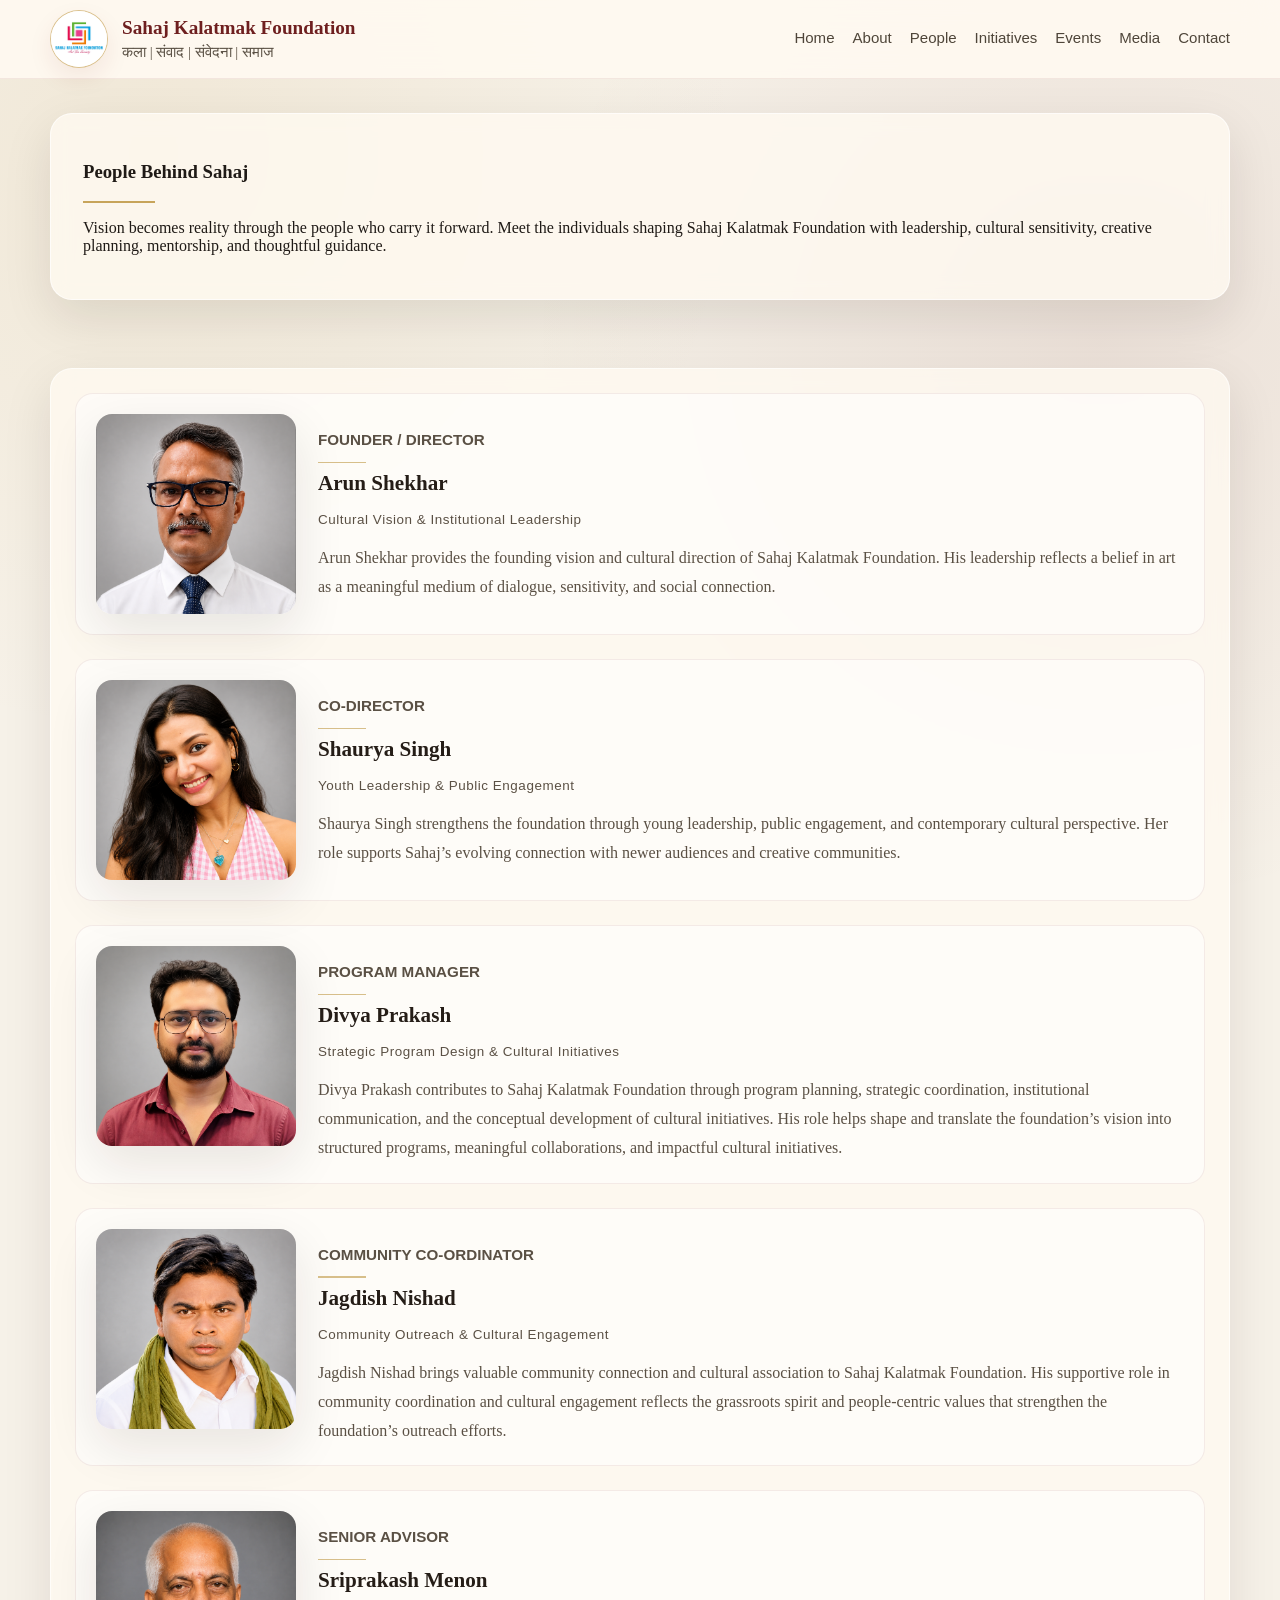
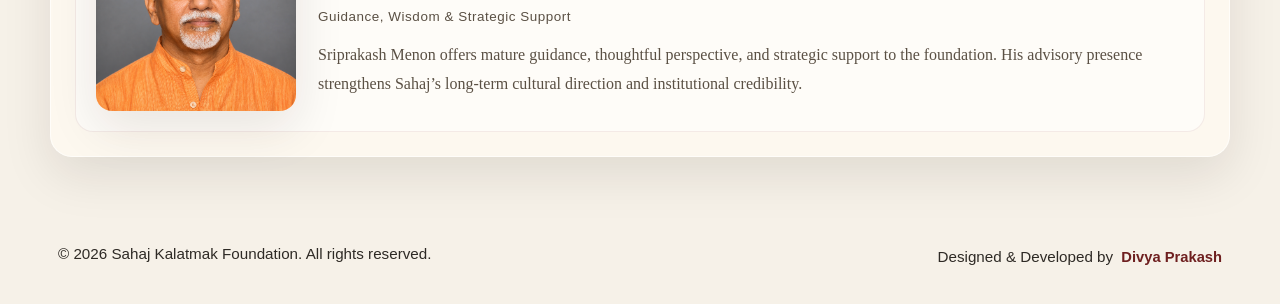
<file: people.html>
<!DOCTYPE html>
<html lang="en">
<head>
  <meta charset="UTF-8" />
  <meta name="viewport" content="width=device-width, initial-scale=1.0" />

  <title>People | Sahaj Kalatmak Foundation</title>
  <meta
    name="description"
    content="Meet the people behind Sahaj Kalatmak Foundation — the leadership, program team, mentors, and advisors shaping its cultural vision and public engagement."
  />

  <link rel="icon" type="image/png" href="assets/images/common/favicon.png" />
  <link rel="stylesheet" href="assets/css/variables.css" />
  <link rel="stylesheet" href="assets/css/style.css" />
  <link rel="stylesheet" href="assets/css/responsive.css" />
</head>

<body>
  <header class="site-header">
    <div class="wrap nav">
      <a href="index.html" class="brand" aria-label="Sahaj Kalatmak Foundation Home">
        <div class="brand__logo">
          <img src="assets/images/logo/sahaj-logo.jpg" alt="Sahaj Kalatmak Foundation logo" />
        </div>
        <div class="brand__text">
          <h1>Sahaj Kalatmak Foundation</h1>
          <p>कला | संवाद | संवेदना | समाज</p>
        </div>
      </a>

      <nav class="nav__menu" aria-label="Primary navigation">
        <a href="index.html#home">Home</a>
        <a href="index.html#about">About</a>
        <a href="people.html">People</a>
        <a href="index.html#initiatives">Initiatives</a>
        <a href="index.html#events">Events</a>
        <a href="index.html#media">Media</a>
        <a href="index.html#contact">Contact</a>
      </nav>
    </div>
  </header>

  <main>
    <section class="section">
      <div class="wrap">
        <div class="card page-intro-card">
          <h3>People Behind Sahaj</h3>
          <div class="divider"></div>
          <p>
            Vision becomes reality through the people who carry it forward. Meet the individuals
            shaping Sahaj Kalatmak Foundation with leadership, cultural sensitivity, creative planning,
            mentorship, and thoughtful guidance.
          </p>
        </div>
      </div>
    </section>

    <section class="section">
      <div class="wrap">
        <div class="people-frame">

          <article class="people-card people-anchor" id="arun-shekhar">
            <div class="people-card__image" style="background-image:url('assets/images/people/peopleImage1.png');"></div>
            <div class="people-card__content">
              <p class="people-role">FOUNDER / DIRECTOR</p>
              <h3>Arun Shekhar</h3>
              <p class="people-subtitle">Cultural Vision &amp; Institutional Leadership</p>
              <p>
                Arun Shekhar provides the founding vision and cultural direction of Sahaj Kalatmak Foundation.
                His leadership reflects a belief in art as a meaningful medium of dialogue, sensitivity, and social connection.
              </p>
            </div>
          </article>

          <article class="people-card people-anchor" id="shaurya-singh">
            <div class="people-card__image" style="background-image:url('assets/images/people/peopleImage2.png');"></div>
            <div class="people-card__content">
              <p class="people-role">CO-DIRECTOR</p>
              <h3>Shaurya Singh</h3>
              <p class="people-subtitle">Youth Leadership &amp; Public Engagement</p>
              <p>
                Shaurya Singh strengthens the foundation through young leadership, public engagement, and contemporary cultural perspective.
                Her role supports Sahaj’s evolving connection with newer audiences and creative communities.
              </p>
            </div>
          </article>

          <article class="people-card people-anchor" id="divya-prakash">
            <div class="people-card__image" style="background-image:url('assets/images/people/peopleImage3.png');"></div>
            <div class="people-card__content">
              <p class="people-role">PROGRAM MANAGER</p>
              <h3>Divya Prakash</h3>
              <p class="people-subtitle">Strategic Program Design &amp; Cultural Initiatives</p>
              <p>
                Divya Prakash contributes to Sahaj Kalatmak Foundation through program planning, strategic coordination, institutional communication, and the conceptual development of cultural initiatives. 
                His role helps shape and translate the foundation’s vision into structured programs, meaningful collaborations, and impactful cultural initiatives.
              </p>
            </div>
          </article>

          <article class="people-card people-anchor" id="jagdish-nishad">
            <div class="people-card__image" style="background-image:url('assets/images/people/peopleImage4.png');"></div>
            <div class="people-card__content">
              <p class="people-role">COMMUNITY CO-ORDINATOR</p>
              <h3>Jagdish Nishad</h3>
              <p class="people-subtitle">Community Outreach &amp; Cultural Engagement</p>
              <p>
                Jagdish Nishad brings valuable community connection and cultural association to Sahaj Kalatmak Foundation.
                His supportive role in community coordination and cultural engagement reflects the grassroots spirit and people-centric values that strengthen the foundation’s outreach efforts.
              </p>
            </div>
          </article>

          <article class="people-card people-anchor" id="sriprakash-menon">
            <div class="people-card__image" style="background-image:url('assets/images/people/peopleImage5.png');"></div>
            <div class="people-card__content">
              <p class="people-role">SENIOR ADVISOR</p>
              <h3>Sriprakash Menon</h3>
              <p class="people-subtitle">Guidance, Wisdom &amp; Strategic Support</p>
              <p>
                Sriprakash Menon offers mature guidance, thoughtful perspective, and strategic support to the foundation.
                His advisory presence strengthens Sahaj’s long-term cultural direction and institutional credibility.
              </p>
            </div>
          </article>

        </div>
      </div>
    </section>
  </main>

  <footer class="footer">
    <div class="wrap">
      <div class="footer-bottom">
        <div class="divider-line"></div>
        <div class="copyright">
          © <span data-year></span> Sahaj Kalatmak Foundation. All rights reserved.
        </div>
        <div class="developer-credit">
          Designed &amp; Developed by
          <a href="https://instagram.com/authordivyaprakashdivya" target="_blank" class="dev-name" rel="noopener noreferrer">Divya Prakash</a>
        </div>
      </div>
    </div>
  </footer>

  <script src="assets/js/main.js"></script>
</body>
</html>
</file>
<file: assets/css/variables.css>
:root {
  --bg: #f6f1e8;
  --surface: rgba(255, 253, 248, 0.9);
  --surface-strong: #fffdf8;
  --text: #1f1a16;
  --muted: #5a5044;
  --maroon: #6e1f1f;
  --gold: #c7a45a;
  --gold-soft: #e7d7ad;
  --charcoal: #2b2520;
  --line: rgba(110, 31, 31, 0.12);
  --shadow: 0 18px 50px rgba(28, 20, 12, 0.10);
  --radius: 22px;
  --max: 1180px;

  /* brand accents from logo for controlled highlights */
  --brand-blue: #1699d3;
  --brand-pink: #e43b8f;
  --brand-green: #5ab52c;
  --brand-orange: #f28705;
}
</file>
<file: assets/css/style.css>
/* =========================================================
   Base / Global
   ========================================================= */

* { box-sizing: border-box; }

:root {
  --anchor-offset: 90px;
}

html {
  scroll-behavior: smooth;
  scroll-padding-top: var(--anchor-offset);
}

section[id] {
  scroll-margin-top: var(--anchor-offset);
}

body {
  margin: 0;
  font-family: Georgia, "Times New Roman", serif;
  color: var(--text);
  background:
    radial-gradient(circle at 12% 8%, rgba(199,164,90,0.12), transparent 28%),
    radial-gradient(circle at 86% 18%, rgba(110,31,31,0.08), transparent 30%),
    #f6f1e8;
  opacity: 0;
  transition: opacity 0.35s ease;
}

body.page-ready { opacity: 1; }
body.page-exit { opacity: 0; }

img {
  max-width: 100%;
  display: block;
}

a {
  color: inherit;
  text-decoration: none;
}

.wrap {
  width: min(calc(100% - 32px), var(--max));
  margin: 0 auto;
}

/* =========================================================
   Header / Navigation
   ========================================================= */

.site-header {
  position: sticky;
  top: 0;
  z-index: 100;
  backdrop-filter: blur(16px);
  background: rgba(255,250,241,0.9);
  border-bottom: 1px solid rgba(110,31,31,0.08);
  transition: background 0.3s ease, box-shadow 0.3s ease, backdrop-filter 0.3s ease;
}

.site-header.is-scrolled {
  background: rgba(255,250,241,0.96);
  box-shadow: 0 10px 24px rgba(35,26,18,0.08);
  backdrop-filter: blur(20px);
}

.nav {
  min-height: 78px;
  display: flex;
  align-items: center;
  justify-content: space-between;
  gap: 16px;
}

.brand {
  display: flex;
  align-items: center;
  gap: 14px;
  min-width: 0;
}

.brand__logo {
  width: 58px;
  height: 58px;
  border-radius: 50%;
  background: #fffaf1;
  display: grid;
  place-items: center;
  overflow: hidden;
  flex: 0 0 auto;
  border: 1px solid rgba(199,164,90,0.65);
  box-shadow: 0 10px 25px rgba(122,31,31,0.08);
}

.brand__logo img {
  width: 100%;
  height: 100%;
  object-fit: cover;
}

.brand__text h1 {
  margin: 0;
  color: var(--maroon);
  font-size: clamp(1.08rem, 1.5vw, 1.34rem);
  line-height: 1.15;
}

.brand__text p {
  margin: 4px 0 0;
  color: var(--muted);
  font-size: 0.92rem;
  white-space: nowrap;
  overflow: hidden;
  text-overflow: ellipsis;
}

.nav__menu {
  display: flex;
  flex-wrap: wrap;
  justify-content: flex-end;
  gap: 18px;
  font-family: Arial, Helvetica, sans-serif;
  font-size: 0.94rem;
  color: #4e4539;
}

.nav__menu a {
  position: relative;
  padding-bottom: 4px;
}

.nav__menu a::after {
  content: "";
  position: absolute;
  left: 0;
  bottom: 0;
  width: 0;
  height: 2px;
  background: var(--gold);
  transition: width 0.28s ease;
}

.nav__menu a:hover::after,
.nav__menu a:focus::after {
  width: 100%;
}

/* =========================================================
   Hamburger Button
   ========================================================= */

.nav-toggle {
  display: none;
  width: 42px;
  height: 42px;
  border: none;
  background: transparent;
  cursor: pointer;
  padding: 0;
  flex: 0 0 auto;
}

.nav-toggle span {
  display: block;
  width: 24px;
  height: 2px;
  margin: 5px auto;
  background: var(--maroon);
  border-radius: 2px;
  transition: all 0.25s ease;
}

.nav-toggle:focus {
  outline: 2px solid rgba(110,31,31,0.15);
  outline-offset: 2px;
  border-radius: 6px;
}

/* =========================================================
   Hero
   ========================================================= */

.hero {
  padding: 70px 0 30px;
  position: relative;
  overflow: hidden;
}

.hero::before {
  content: "";
  position: absolute;
  left: 0;
  top: 0;
  width: 46%;
  height: 100%;
  background:
    linear-gradient(90deg, rgba(246,241,232,0.78), rgba(246,241,232,0.96)),
    url('../images/hero/hero-main.jpg') center / cover no-repeat;
  opacity: 0.38;
  filter: saturate(0.8) sepia(0.18);
  pointer-events: none;
}

.hero__grid {
  display: grid;
  grid-template-columns: 1.28fr 0.82fr;
  gap: 34px;
  align-items: center;
  position: relative;
  z-index: 1;
}

.hero__content {
  padding: 48px 44px;
  overflow: hidden;
  position: relative;
}

.hero__content::before {
  content: "";
  position: absolute;
  right: -70px;
  top: -70px;
  width: 300px;
  height: 300px;
  background: radial-gradient(circle, rgba(199,164,90,0.25), transparent 70%);
}

.eyebrow {
  display: inline-flex;
  align-items: center;
  gap: 10px;
  color: var(--maroon);
  margin-bottom: 16px;
  font-family: Arial, Helvetica, sans-serif;
  text-transform: uppercase;
  letter-spacing: 0.14em;
  font-size: 0.75rem;
  position: relative;
  z-index: 1;
}

.eyebrow::before {
  content: "";
  width: 34px;
  height: 2px;
  background: var(--gold);
}

.hero h2 {
  margin: 0;
  max-width: 680px;
  font-size: clamp(2.45rem, 4.8vw, 4.85rem);
  line-height: 0.98;
  letter-spacing: -0.035em;
  color: #221c15;
  position: relative;
  z-index: 1;
}

.hero-kicker {
  margin: 14px 0 0;
  color: #b07d2b;
  font-family: Georgia, "Times New Roman", serif;
  font-size: clamp(1.3rem, 2.3vw, 2rem);
  font-style: italic;
  letter-spacing: 0.02em;
  text-transform: none;
  position: relative;
  z-index: 1;
}

.hero__subtitle {
  margin: 22px 0 0;
  font-size: clamp(1.06rem, 1.5vw, 1.28rem);
  color: var(--maroon);
  position: relative;
  z-index: 1;
}

.hero__intro {
  margin: 22px 0 0;
  max-width: 720px;
  color: #42392e;
  font-size: 1.03rem;
  line-height: 1.78;
  position: relative;
  z-index: 1;
}

/* =========================================================
   Identity Panel / Logo Placement
   ========================================================= */

.panel {
  padding: 30px;
}

.identity-panel {
  text-align: center;
  padding: 32px 28px;
  border: 1px solid rgba(199,164,90,0.32);
  background:
    radial-gradient(circle at 50% 0%, rgba(199,164,90,0.16), transparent 35%),
    rgba(255,250,241,0.82);
}

.identity-logo {
  width: min(230px, 75%);
  margin: 0 auto 18px;
}

.identity-logo img {
  width: 100%;
  height: auto;
  object-fit: contain;
  mix-blend-mode: multiply;
}

.ornament-line {
  display: flex;
  align-items: center;
  justify-content: center;
  gap: 10px;
  margin: 4px auto 24px;
  color: var(--gold);
}

.ornament-line::before,
.ornament-line::after {
  content: "";
  width: 88px;
  height: 1px;
  background: linear-gradient(to right, transparent, rgba(199,164,90,0.85));
}

.ornament-line::after {
  background: linear-gradient(to left, transparent, rgba(199,164,90,0.85));
}

.ornament-line span {
  width: 8px;
  height: 8px;
  background: var(--gold);
  transform: rotate(45deg);
  display: inline-block;
}

.panel h3,
.section__head h3 {
  margin: 0;
  color: #241d15;
  font-size: 1.55rem;
}

.panel p {
  margin: 14px auto 0;
  color: var(--muted);
  line-height: 1.75;
  max-width: 420px;
}

.value-list {
  display: grid;
  gap: 12px;
  margin-top: 20px;
  font-family: Arial, Helvetica, sans-serif;
}

.value-list--chips {
  grid-template-columns: repeat(2, minmax(0, 1fr));
}

.value-pill {
  padding: 12px 14px;
  text-align: center;
  border-radius: 999px;
  color: #4e4030;
  font-size: 0.92rem;
  background: linear-gradient(90deg, rgba(199,164,90,0.16), rgba(110,31,31,0.06));
  border: 1px solid rgba(199,164,90,0.22);
}

.value-pill span {
  margin-right: 6px;
}

/* =========================================================
   Trust Bar / Impact Strip
   ========================================================= */

.trust-bar {
  margin-top: 26px;
  padding: 13px 16px;
  display: inline-flex;
  flex-wrap: wrap;
  align-items: center;
  gap: 10px;
  border-radius: 999px;
  background: rgba(255,255,255,0.62);
  border: 1px solid rgba(199,164,90,0.32);
  color: #5a4b38;
  font-family: Arial, Helvetica, sans-serif;
  font-size: 0.88rem;
  line-height: 1.45;
  position: relative;
  z-index: 1;
}

.impact-section {
  padding-top: 10px;
}

.impact-strip {
  display: grid;
  grid-template-columns: repeat(3, 1fr);
  gap: 0;
  overflow: hidden;
}

.impact-strip > div {
  padding: 24px 28px;
  border-right: 1px solid rgba(110,31,31,0.08);
}

.impact-strip > div:last-child {
  border-right: none;
}

.impact-strip strong {
  display: block;
  color: var(--maroon);
  font-size: 1.08rem;
  margin-bottom: 8px;
}

.impact-strip span {
  display: block;
  color: var(--muted);
  font-family: Arial, Helvetica, sans-serif;
  font-size: 0.93rem;
  line-height: 1.65;
}

/* =========================================================
   Shared Cards / Buttons
   ========================================================= */

.card {
  background: rgba(255,250,241,0.78);
  border: 1px solid rgba(255,255,255,0.66);
  border-radius: var(--radius);
  box-shadow: var(--shadow);
  backdrop-filter: blur(10px);
  transition: transform 0.28s ease, box-shadow 0.28s ease, border-color 0.28s ease;
}

.card:hover {
  transform: translateY(-4px);
  box-shadow: 0 18px 38px rgba(31,20,10,0.12);
}

.button-row {
  display: flex;
  flex-wrap: wrap;
  gap: 14px;
  margin-top: 28px;
  position: relative;
  z-index: 1;
}

.btn {
  display: inline-flex;
  align-items: center;
  justify-content: center;
  min-height: 46px;
  padding: 0 22px;
  border-radius: 999px;
  font-family: Arial, Helvetica, sans-serif;
  font-size: 0.94rem;
  transition: transform 0.22s ease, box-shadow 0.22s ease, background 0.22s ease, color 0.22s ease;
}

.btn:hover {
  transform: translateY(-2px);
  box-shadow: 0 12px 22px rgba(31,20,10,0.12);
}

.btn--primary {
  background: var(--maroon);
  color: #fff;
}

.btn--secondary {
  color: var(--maroon);
  background: rgba(255,255,255,0.62);
  border: 1px solid rgba(110,31,31,0.18);
}

/* =========================================================
   Section Headings
   ========================================================= */

.section {
  padding: 34px 0;
}

.section__head {
  display: flex;
  justify-content: space-between;
  align-items: end;
  gap: 20px;
  margin-bottom: 22px;
}

.section__head p {
  max-width: 760px;
  margin: 10px 0 0;
  color: var(--muted);
  line-height: 1.75;
}

.divider {
  width: 72px;
  height: 2px;
  margin-top: 14px;
  background: var(--gold);
}

/* =========================================================
   Grid Helpers
   ========================================================= */

.grid-2 {
  display: grid;
  grid-template-columns: 1.12fr 0.88fr;
  gap: 24px;
}

.grid-3 {
  display: grid;
  grid-template-columns: repeat(3, 1fr);
  gap: 18px;
}

.grid-4 {
  display: grid;
  grid-template-columns: repeat(4, 1fr);
  gap: 18px;
}

/* =========================================================
   About
   ========================================================= */

.about-card,
.side-card {
  padding: 32px;
}

.about-card p,
.side-card p,
.side-card li {
  color: var(--muted);
  line-height: 1.85;
}

.side-card ul {
  margin: 14px 0 0;
  padding-left: 18px;
}

/* =========================================================
   Feature Cards
   ========================================================= */

.feature-card {
  padding: 26px 22px;
}

.feature-card__icon {
  width: 48px;
  height: 48px;
  margin-bottom: 16px;
  display: grid;
  place-items: center;
  border-radius: 16px;
  background: linear-gradient(180deg, rgba(199,164,90,0.22), rgba(110,31,31,0.08));
  color: var(--maroon);
  font-size: 1.25rem;
}

.feature-card h4,
.content-card h4 {
  margin: 0;
  color: #251d17;
  font-size: 1.2rem;
}

.feature-card p,
.content-card p {
  margin: 12px 0 0;
  color: var(--muted);
  line-height: 1.72;
  font-size: 0.97rem;
}

/* =========================================================
   Content Cards
   ========================================================= */

.content-card {
  overflow: hidden;
}

.content-card__thumb {
  aspect-ratio: 16 / 10;
  background-size: cover;
  background-position: center;
  transition: transform 0.5s ease;
}

.content-card__body {
  padding: 22px;
}

.content-card small {
  display: inline-block;
  margin-bottom: 10px;
  color: var(--maroon);
  font-family: Arial, Helvetica, sans-serif;
  text-transform: uppercase;
  letter-spacing: 0.12em;
}

.content-card:hover .content-card__thumb {
  transform: scale(1.05);
}

/* =========================================================
   Quote Band
   ========================================================= */

.quote-band {
  margin-top: 22px;
  padding: 30px;
  border-radius: var(--radius);
  color: #fff9ef;
  box-shadow: var(--shadow);
  background: linear-gradient(135deg, rgba(110,31,31,0.95), rgba(49,21,21,0.95));
}

.quote-band p {
  margin: 0;
  text-align: center;
  font-size: 1.28rem;
  line-height: 1.75;
}

/* =========================================================
   Contact Section
   ========================================================= */

.contact-list {
  list-style: none;
  padding: 0;
  margin: 14px 0 0;
}

.contact-list li {
  margin-bottom: 10px;
  color: var(--muted);
  font-family: inherit;
  font-size: 0.97rem;
  font-weight: 400;
  line-height: 1.72;
}

.contact-link,
.email-link {
  color: var(--maroon);
  font-family: inherit;
  font-size: 0.94rem;
  font-weight: 400;
  text-decoration: underline;
  text-underline-offset: 2px;
  text-decoration-thickness: 1px;
  overflow-wrap: anywhere;
  word-break: normal;
  cursor: pointer;
  transition: opacity 0.2s ease;
}

.contact-link:hover,
.email-link:hover,
.contact-link:focus,
.email-link:focus {
  opacity: 0.78;
}

.contact-link:focus,
.email-link:focus {
  outline: 2px solid rgba(110,31,31,0.10);
  outline-offset: 2px;
  border-radius: 4px;
}

/* =========================================================
   Premium Footer
   ========================================================= */

.footer {
  margin-top: 40px;
  padding-bottom: 34px;
}

.footer__grid {
  display: grid;
  grid-template-columns: 1.22fr 0.7fr 0.9fr 1.05fr;
  gap: 34px;
  padding: 36px 36px 30px;
  border-radius: var(--radius);
  box-shadow: 0 26px 58px rgba(30,12,12,0.20);
  background:
    radial-gradient(circle at 12% 12%, rgba(199,164,90,0.18), transparent 30%),
    linear-gradient(135deg, rgba(76,22,22,0.98), rgba(24,11,10,0.98));
  color: #f7efdf;
  border: 1px solid rgba(199,164,90,0.20);
}

.footer-logo-row {
  width: 132px;
  margin-bottom: 14px;
}

.footer-logo-row img {
  width: 100%;
  height: auto;
  object-fit: contain;
  mix-blend-mode: screen;
  filter: brightness(1.05) contrast(1.05);
}

.footer h4 {
  margin: 0 0 12px;
  color: #fff;
  font-size: 1.22rem;
}

.footer-brand-block h4 {
  font-size: 1.52rem;
  line-height: 1.16;
}

.footer-tagline {
  color: #d8b25f !important;
  font-weight: 600;
}

.footer-ornament {
  width: 210px;
  height: 1px;
  margin: 18px 0;
  background: linear-gradient(to right, rgba(199,164,90,0.8), transparent);
  position: relative;
}

.footer-ornament::after {
  content: "";
  position: absolute;
  left: 112px;
  top: -4px;
  width: 8px;
  height: 8px;
  background: var(--gold);
  transform: rotate(45deg);
}

.footer p,
.footer li,
.footer a {
  color: #eadfc7;
  line-height: 1.7;
  font-size: 0.92rem;
  font-family: Arial, Helvetica, sans-serif;
}

.footer__list {
  list-style: none;
  padding: 0;
  margin: 0;
  display: grid;
  gap: 8px;
}

.footer__list li::before {
  content: "›";
  color: var(--gold);
  margin-right: 8px;
}

.footer-contact-list li::before {
  content: "";
  margin-right: 0;
}

.footer__list a {
  transition: color 0.25s ease, transform 0.25s ease;
}

.footer__list a:hover {
  color: #fff;
}

.footer-social-icons {
  display: flex;
  gap: 12px;
  margin-top: 18px;
  flex-wrap: wrap;
}

.footer-social-icons a {
  width: 36px;
  height: 36px;
  display: inline-flex;
  align-items: center;
  justify-content: center;
  border-radius: 50%;
  border: 1px solid rgba(199,164,90,0.72);
  color: #e7c374;
  font-weight: 700;
  transition: transform 0.25s ease, background 0.25s ease;
}

.footer-social-icons a:hover {
  transform: translateY(-2px);
  background: rgba(199,164,90,0.12);
}

.social-dot {
  width: 8px;
  height: 8px;
  border-radius: 50%;
  background: var(--gold);
}

.footer-bottom {
  display: flex;
  justify-content: space-between;
  gap: 16px;
  text-align: left;
  margin-top: 0;
  padding: 14px 8px 0;
  color: #2e2a25;
}

.divider-line {
  display: none;
}

.copyright,
.developer-credit {
  color: #2e2a25;
  font-size: 0.95rem;
  font-weight: 500;
  font-family: Arial, Helvetica, sans-serif;
}

.footer-bottom .dev-name {
  color: var(--maroon) !important;
  font-weight: 600;
  text-decoration: none;
  margin-left: 4px;
}

.footer-bottom .dev-name:hover {
  opacity: 0.8;
}

/* =========================================================
   Animation Layer
   ========================================================= */

.reveal {
  opacity: 0;
  transform: translateY(28px);
  transition: opacity 0.8s ease, transform 0.8s ease;
  will-change: opacity, transform;
}

.reveal.is-visible {
  opacity: 1;
  transform: translateY(0);
}

.delay-1 { transition-delay: 0.08s; }
.delay-2 { transition-delay: 0.16s; }
.delay-3 { transition-delay: 0.24s; }
.delay-4 { transition-delay: 0.32s; }

.feature-card,
.content-card {
  transition: transform 0.28s ease, box-shadow 0.28s ease, border-color 0.28s ease;
}

.feature-card:hover,
.content-card:hover {
  transform: translateY(-4px);
  box-shadow: 0 18px 38px rgba(31,20,10,0.12);
}

@media (prefers-reduced-motion: reduce) {
  body,
  .reveal,
  .reveal.is-visible,
  .card,
  .feature-card,
  .content-card,
  .content-card__thumb,
  .btn,
  .site-header,
  .footer-social-icons a {
    transition: none !important;
    transform: none !important;
    opacity: 1 !important;
  }
}

/* =========================================================
   Homepage People Strip
   ========================================================= */

.people-row {
  display: grid;
  grid-template-columns: repeat(5, minmax(0, 1fr));
  gap: 18px;
  align-items: start;
}

#people .content-card {
  height: 100%;
}

#people .content-card__thumb {
  width: 100%;
  aspect-ratio: 1 / 1;
  background-size: cover;
  background-color: #f4f0e8;
  background-position: center;
  background-repeat: no-repeat;
  border-top-left-radius: var(--radius);
  border-top-right-radius: var(--radius);
}

#people .content-card__body {
  padding: 18px 18px 20px;
}

#people .content-card__body h4 {
  margin: 0;
}

#people .content-card__body p {
  margin: 10px 0 0;
  line-height: 1.65;
}

/* =========================================================
   People Page
   ========================================================= */

.page-intro-card {
  padding: 28px 32px;
}

.people-frame {
  background: rgba(255,250,241,0.78);
  border: 1px solid rgba(255,255,255,0.6);
  border-radius: var(--radius);
  box-shadow: var(--shadow);
  backdrop-filter: blur(10px);
  padding: 24px;
  display: grid;
  gap: 24px;
}

.people-card {
  display: grid;
  grid-template-columns: 200px 1fr;
  gap: 22px;
  align-items: start;
  padding: 20px;
  border-radius: 18px;
  background: rgba(255,255,255,0.55);
  border: 1px solid rgba(110,31,31,0.08);
  scroll-margin-top: var(--anchor-offset);
}

.people-card__image {
  width: 100%;
  aspect-ratio: 1 / 1;
  background-size: cover;
  background-position: center;
  background-repeat: no-repeat;
  border-radius: 16px;
  box-shadow: var(--shadow);
}

.people-card__content h3 {
  margin: 0;
  color: #251d17;
  font-size: 1.32rem;
}

.people-role {
  margin: 8px 0 0;
  color: var(--maroon);
  font-size: 0.95rem;
  font-family: Arial, Helvetica, sans-serif;
  font-weight: 600;
  position: relative;
  padding-bottom: 8px;
}

.people-role::after {
  content: "";
  display: block;
  width: 48px;
  height: 1.5px;
  margin-top: 8px;
  background: rgba(199,164,90,0.7);
}

.people-subtitle {
  margin: 6px 0 0;
  color: #7a6a55;
  font-size: 0.84rem;
  font-family: Arial, Helvetica, sans-serif;
  letter-spacing: 0.04em;
  line-height: 1.5;
}

.people-card__content p {
  margin: 12px 0 0;
  color: var(--muted);
  line-height: 1.8;
}

.people-anchor {
  scroll-margin-top: var(--anchor-offset);
}

/* =========================================================
   Responsive
   ========================================================= */

@media (max-width: 1100px) {
  .grid-4 {
    grid-template-columns: repeat(2, 1fr);
  }

  .people-row {
    grid-template-columns: repeat(3, minmax(0, 1fr));
  }

  .footer__grid {
    grid-template-columns: 1fr 1fr;
  }
}

@media (max-width: 900px) {
  :root {
    --anchor-offset: 88px;
  }

  .nav {
    position: relative;
    min-height: 74px;
  }

  .nav-toggle {
    display: block;
    margin-left: auto;
  }

  .nav__menu {
    display: none;
    position: absolute;
    top: 74px;
    right: 0;
    width: min(280px, calc(100vw - 24px));
    background: #fffaf1;
    border: 1px solid rgba(110,31,31,0.08);
    border-radius: 14px;
    padding: 14px;
    box-shadow: 0 18px 38px rgba(31,20,10,0.12);
    flex-direction: column;
    gap: 6px;
    z-index: 999;
  }

  .nav__menu.show {
    display: flex;
  }

  .nav__menu a {
    padding: 10px 8px;
    border-bottom: 1px solid rgba(0,0,0,0.04);
  }

  .nav__menu a:last-child {
    border-bottom: none;
  }

  .hero {
    padding: 46px 0 22px;
  }

  .hero::before {
    width: 100%;
    opacity: 0.22;
  }

  .hero__grid,
  .grid-2,
  .grid-3,
  .footer__grid,
  .impact-strip {
    grid-template-columns: 1fr;
  }

  .hero__content {
    padding: 42px 28px;
  }

  .section__head {
    align-items: flex-start;
    flex-direction: column;
  }

  .impact-strip > div {
    border-right: none;
    border-bottom: 1px solid rgba(110,31,31,0.08);
  }

  .impact-strip > div:last-child {
    border-bottom: none;
  }

  .people-card {
    grid-template-columns: 160px 1fr;
  }

  .footer-bottom {
    flex-direction: column;
    text-align: center;
    align-items: center;
  }
}

@media (max-width: 680px) {
  .wrap {
    width: min(calc(100% - 24px), var(--max));
  }

  .brand {
    gap: 10px;
  }

  .brand__logo {
    width: 50px;
    height: 50px;
  }

  .brand__text h1 {
    font-size: 1rem;
  }

  .brand__text p {
    font-size: 0.78rem;
  }

  .hero h2 {
    font-size: clamp(2.35rem, 12vw, 3.2rem);
  }

  .hero-kicker {
    font-size: 1.15rem;
    line-height: 1.4;
  }

  .hero__content {
    padding: 34px 22px;
  }

  .hero__intro {
    font-size: 0.96rem;
    line-height: 1.72;
  }

  .trust-bar {
    width: 100%;
    border-radius: 18px;
    justify-content: center;
    text-align: center;
    font-size: 0.82rem;
  }

  .button-row {
    flex-direction: column;
  }

  .btn {
    width: 100%;
  }

  .grid-4,
  .people-row,
  .value-list--chips {
    grid-template-columns: 1fr;
  }

  .about-card,
  .side-card,
  .page-intro-card,
  .footer__grid {
    padding: 24px 20px;
  }

  .content-card__body,
  .feature-card,
  .panel {
    padding: 22px 20px;
  }

  .quote-band {
    padding: 24px 18px;
  }

  .quote-band p {
    font-size: 1.08rem;
  }

  .contact-list li,
  .contact-link,
  .email-link {
    font-size: 0.9rem;
    line-height: 1.65;
  }

  .people-card {
    grid-template-columns: 1fr;
  }

  .people-card__image {
    max-width: 220px;
  }

  .identity-logo {
    width: min(210px, 84%);
  }
}

@media (max-width: 420px) {
  .hero__content {
    padding: 30px 18px;
  }

  .hero__subtitle {
    font-size: 1rem;
  }

  .section {
    padding: 28px 0;
  }

  .section__head h3,
  .panel h3 {
    font-size: 1.34rem;
  }
}
</file>
<file: assets/css/responsive.css>
/* =========================================================
   Responsive Overrides
   Main responsive rules are handled inside style.css.
   This file is intentionally light to avoid conflicts.
   ========================================================= */
</file>
